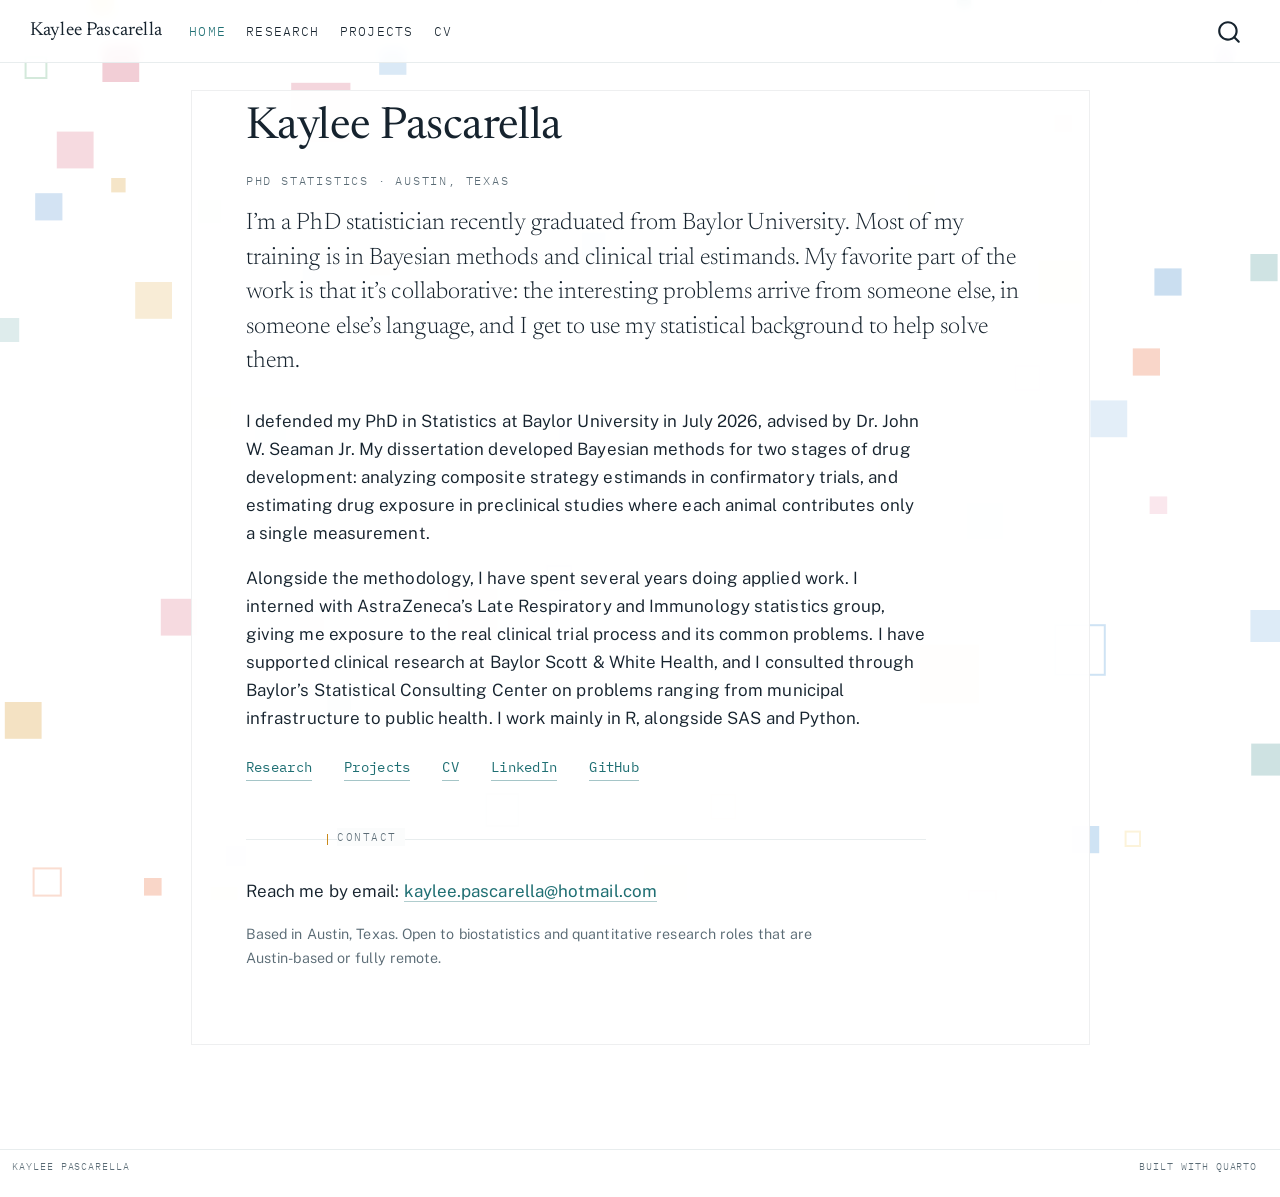
<file: docs/index.html>
<!DOCTYPE html>
<html xmlns="http://www.w3.org/1999/xhtml" lang="en" xml:lang="en"><head>

<meta charset="utf-8">
<meta name="generator" content="quarto-1.9.36">

<meta name="viewport" content="width=device-width, initial-scale=1.0, user-scalable=yes">


<title>Kaylee Pascarella</title>
<style>
/* Default styles provided by pandoc.
** See https://pandoc.org/MANUAL.html#variables-for-html for config info.
*/
code{white-space: pre-wrap;}
span.smallcaps{font-variant: small-caps;}
div.columns{display: flex; gap: min(4vw, 1.5em);}
div.column{flex: auto; overflow-x: auto;}
div.hanging-indent{margin-left: 1.5em; text-indent: -1.5em;}
ul.task-list{list-style: none;}
ul.task-list li input[type="checkbox"] {
  width: 0.8em;
  margin: 0 0.8em 0.2em -1em; /* quarto-specific, see https://github.com/quarto-dev/quarto-cli/issues/4556 */ 
  vertical-align: middle;
}
</style>


<script src="site_libs/quarto-nav/quarto-nav.js"></script>
<script src="site_libs/quarto-nav/headroom.min.js"></script>
<script src="site_libs/clipboard/clipboard.min.js"></script>
<script src="site_libs/quarto-search/autocomplete.umd.js"></script>
<script src="site_libs/quarto-search/fuse.min.js"></script>
<script src="site_libs/quarto-search/quarto-search.js"></script>
<meta name="quarto:offset" content="./">
<link href="./images/favicon.png" rel="icon" type="image/png">
<script src="site_libs/quarto-html/quarto.js" type="module"></script>
<script src="site_libs/quarto-html/tabsets/tabsets.js" type="module"></script>
<script src="site_libs/quarto-html/popper.min.js"></script>
<script src="site_libs/quarto-html/tippy.umd.min.js"></script>
<link href="site_libs/quarto-html/tippy.css" rel="stylesheet">
<link href="site_libs/quarto-html/quarto-syntax-highlighting-5be6f4ee4acc58c66ea8e837ffebb71b.css" rel="stylesheet" id="quarto-text-highlighting-styles">
<script src="site_libs/bootstrap/bootstrap.min.js"></script>
<link href="site_libs/bootstrap/bootstrap-icons.css" rel="stylesheet">
<link href="site_libs/bootstrap/bootstrap-27db5cd627725049e28d7e9b2892d287.min.css" rel="stylesheet" append-hash="true" id="quarto-bootstrap" data-mode="light">
<script id="quarto-search-options" type="application/json">{
  "location": "navbar",
  "copy-button": false,
  "collapse-after": 3,
  "panel-placement": "end",
  "type": "overlay",
  "limit": 50,
  "keyboard-shortcut": [
    "f",
    "/",
    "s"
  ],
  "show-item-context": false,
  "language": {
    "search-no-results-text": "No results",
    "search-matching-documents-text": "matching documents",
    "search-copy-link-title": "Copy link to search",
    "search-hide-matches-text": "Hide additional matches",
    "search-more-match-text": "more match in this document",
    "search-more-matches-text": "more matches in this document",
    "search-clear-button-title": "Clear",
    "search-text-placeholder": "",
    "search-detached-cancel-button-title": "Cancel",
    "search-submit-button-title": "Submit",
    "search-label": "Search"
  }
}</script>
<style>html{ scroll-behavior: smooth; }</style>
<link rel="preconnect" href="https://fonts.googleapis.com">
<link rel="preconnect" href="https://fonts.gstatic.com" crossorigin="">
<link href="https://fonts.googleapis.com/css2?family=Newsreader:ital,opsz,wght@0,6..72,300;0,6..72,400;0,6..72,500;1,6..72,300&amp;family=Public+Sans:ital,wght@0,300;0,400;0,500;0,600;1,400&amp;family=IBM+Plex+Mono:wght@400;500&amp;display=swap" rel="stylesheet">


</head>

<body class="nav-fixed fullcontent quarto-light">

<div id="quarto-search-results"></div>
  <header id="quarto-header" class="headroom fixed-top">
    <nav class="navbar navbar-expand-lg " data-bs-theme="dark">
      <div class="navbar-container container-fluid">
      <div class="navbar-brand-container mx-auto">
    <a class="navbar-brand" href="./index.html">
    <span class="navbar-title">Kaylee Pascarella</span>
    </a>
  </div>
            <div id="quarto-search" class="" title="Search"></div>
          <button class="navbar-toggler" type="button" data-bs-toggle="collapse" data-bs-target="#navbarCollapse" aria-controls="navbarCollapse" role="menu" aria-expanded="false" aria-label="Toggle navigation" onclick="if (window.quartoToggleHeadroom) { window.quartoToggleHeadroom(); }">
  <span class="navbar-toggler-icon"></span>
</button>
          <div class="collapse navbar-collapse" id="navbarCollapse">
            <ul class="navbar-nav navbar-nav-scroll me-auto">
  <li class="nav-item">
    <a class="nav-link active" href="./index.html" aria-current="page"> 
<span class="menu-text">Home</span></a>
  </li>  
  <li class="nav-item">
    <a class="nav-link" href="./research.html"> 
<span class="menu-text">Research</span></a>
  </li>  
  <li class="nav-item">
    <a class="nav-link" href="./projects.html"> 
<span class="menu-text">Projects</span></a>
  </li>  
  <li class="nav-item">
    <a class="nav-link" href="./cv.html"> 
<span class="menu-text">CV</span></a>
  </li>  
</ul>
          </div> <!-- /navcollapse -->
            <div class="quarto-navbar-tools">
</div>
      </div> <!-- /container-fluid -->
    </nav>
</header>
<!-- content -->
<div id="quarto-content" class="quarto-container page-columns page-rows-contents page-layout-article page-navbar">
<!-- sidebar -->
<!-- margin-sidebar -->
    
<!-- main -->
<main class="content" id="quarto-document-content">
<div class="bg-squares" aria-hidden="true">
<svg viewbox="0 0 1600 1150" xmlns="http://www.w3.org/2000/svg" preserveaspectratio="xMidYMid slice">
<rect x="32" y="84" width="26" height="26" fill="none" stroke="#BCDCC6" stroke-width="2.5" opacity="0.63"></rect>
<rect x="1298" y="338" width="54" height="54" fill="#EED2A0" opacity="0.54"></rect>
<rect x="1376" y="-12" width="46" height="46" fill="none" stroke="#CDC5E7" stroke-width="2.5" opacity="0.39"></rect>
<rect x="1416" y="448" width="34" height="34" fill="#F5B9A2" opacity="0.58"></rect>
<rect x="201" y="761" width="46" height="46" fill="#E9A9B8" opacity="0.43"></rect>
<rect x="805" y="1094" width="54" height="54" fill="#EED2A0" opacity="0.34"></rect>
<rect x="364" y="116" width="74" height="74" fill="#E9A9B8" opacity="0.48"></rect>
<rect x="1564" y="942" width="40" height="40" fill="#A2C8C9" opacity="0.53"></rect>
<rect x="1340" y="1045" width="34" height="34" fill="#B2D2ED" opacity="0.62"></rect>
<rect x="42" y="1098" width="34" height="34" fill="none" stroke="#F5B9A2" stroke-width="2.5" opacity="0.49"></rect>
<rect x="608" y="1005" width="40" height="40" fill="none" stroke="#A2C8C9" stroke-width="2.5" opacity="0.52"></rect>
<rect x="1097" y="590" width="30" height="30" fill="#EED2A0" opacity="0.35"></rect>
<rect x="1135" y="244" width="34" height="34" fill="#EED2A0" opacity="0.44"></rect>
<rect x="684" y="720" width="30" height="30" fill="none" stroke="#CDC5E7" stroke-width="2.5" opacity="0.54"></rect>
<rect x="247" y="262" width="30" height="30" fill="#BCDCC6" opacity="0.6"></rect>
<rect x="393" y="736" width="18" height="18" fill="#CDC5E7" opacity="0.35"></rect>
<rect x="761" y="921" width="62" height="62" fill="#CDC5E7" opacity="0.36"></rect>
<rect x="282" y="1069" width="26" height="26" fill="#CDC5E7" opacity="0.5"></rect>
<rect x="249" y="509" width="40" height="40" fill="#F6E1A0" opacity="0.48"></rect>
<rect x="318" y="527" width="40" height="40" fill="#9FC3E4" opacity="0.35"></rect>
<rect x="375" y="784" width="30" height="30" fill="#E9A9B8" opacity="0.57"></rect>
<rect x="409" y="879" width="30" height="30" fill="#A2C8C9" opacity="0.59"></rect>
<rect x="462" y="331" width="26" height="26" fill="#EED2A0" opacity="0.64"></rect>
<rect x="698" y="533" width="40" height="40" fill="#CDC5E7" opacity="0.61"></rect>
<rect x="378" y="341" width="22" height="22" fill="#9FC3E4" opacity="0.56"></rect>
<rect x="1319" y="794" width="62" height="62" fill="none" stroke="#B2D2ED" stroke-width="2.5" opacity="0.62"></rect>
<rect x="1252" y="564" width="26" height="26" fill="#CDC5E7" opacity="0.36"></rect>
<rect x="6" y="890" width="46" height="46" fill="#EED2A0" opacity="0.63"></rect>
<rect x="560" y="749" width="62" height="62" fill="#F5B9A2" opacity="0.51"></rect>
<rect x="169" y="365" width="46" height="46" fill="#EED2A0" opacity="0.43"></rect>
<rect x="128" y="69" width="46" height="46" fill="#E9A9B8" opacity="0.57"></rect>
<rect x="727" y="303" width="30" height="30" fill="#9FC3E4" opacity="0.61"></rect>
<rect x="71" y="177" width="46" height="46" fill="#E9A9B8" opacity="0.43"></rect>
<rect x="1363" y="513" width="46" height="46" fill="#B2D2ED" opacity="0.37"></rect>
<rect x="1407" y="1052" width="18" height="18" fill="none" stroke="#F6E1A0" stroke-width="2.5" opacity="0.39"></rect>
<rect x="1196" y="4" width="18" height="18" fill="#A2C8C9" opacity="0.55"></rect>
<rect x="1208" y="641" width="46" height="46" fill="#A2C8C9" opacity="0.35"></rect>
<rect x="113" y="3" width="30" height="30" fill="#F6E1A0" opacity="0.45"></rect>
<rect x="180" y="1110" width="22" height="22" fill="#F5B9A2" opacity="0.59"></rect>
<rect x="474" y="72" width="34" height="34" fill="#B2D2ED" opacity="0.48"></rect>
<rect x="1211" y="1126" width="34" height="34" fill="none" stroke="#F3C2D1" stroke-width="2.5" opacity="0.54"></rect>
<rect x="139" y="235" width="18" height="18" fill="#EED2A0" opacity="0.58"></rect>
<rect x="1150" y="818" width="74" height="74" fill="#EED2A0" opacity="0.63"></rect>
<rect x="889" y="1006" width="30" height="30" fill="none" stroke="#F5B9A2" stroke-width="2.5" opacity="0.4"></rect>
<rect x="1437" y="633" width="22" height="22" fill="#F3C2D1" opacity="0.39"></rect>
<rect x="1269" y="470" width="30" height="30" fill="none" stroke="#F3C2D1" stroke-width="2.5" opacity="0.43"></rect>
<rect x="-6" y="410" width="30" height="30" fill="#A2C8C9" opacity="0.35"></rect>
<rect x="1318" y="156" width="22" height="22" fill="#F5B9A2" opacity="0.52"></rect>
<rect x="263" y="1121" width="34" height="34" fill="#F6E1A0" opacity="0.55"></rect>
<rect x="1563" y="330" width="34" height="34" fill="#A2C8C9" opacity="0.51"></rect>
<rect x="1520" y="69" width="22" height="22" fill="#CDC5E7" opacity="0.49"></rect>
<rect x="44" y="254" width="34" height="34" fill="#9FC3E4" opacity="0.46"></rect>
<rect x="1443" y="348" width="34" height="34" fill="#9FC3E4" opacity="0.55"></rect>
<rect x="1563" y="775" width="40" height="40" fill="#B2D2ED" opacity="0.44"></rect>
</svg>
</div>

<header id="title-block-header" class="quarto-title-block default">
<div class="quarto-title">
<h1 class="title">Kaylee Pascarella</h1>
</div>



<div class="quarto-title-meta">

    
  
    
  </div>
  


</header>


<div class="eyebrow">
<p>PhD Statistics · Austin, Texas</p>
</div>
<div class="lede">
<p>I’m a PhD statistician recently graduated from Baylor University. Most of my training is in Bayesian methods and clinical trial estimands. My favorite part of the work is that it’s collaborative: the interesting problems arrive from someone else, in someone else’s language, and I get to use my statistical background to help solve them.</p>
</div>
<p>I defended my PhD in Statistics at Baylor University in July 2026, advised by Dr.&nbsp;John W. Seaman Jr.&nbsp;My dissertation developed Bayesian methods for two stages of drug development: analyzing composite strategy estimands in confirmatory trials, and estimating drug exposure in preclinical studies where each animal contributes only a single measurement.</p>
<p>Alongside the methodology, I have spent several years doing applied work. I interned with AstraZeneca’s Late Respiratory and Immunology statistics group, giving me exposure to the real clinical trial process and its common problems. I have supported clinical research at Baylor Scott &amp; White Health, and I consulted through Baylor’s Statistical Consulting Center on problems ranging from municipal infrastructure to public health. I work mainly in R, alongside SAS and Python.</p>
<div class="linkrow">
<p><a href="./research.html">Research</a> <a href="./projects.html">Projects</a> <a href="./cv.html">CV</a> <a href="https://www.linkedin.com/in/kayleepascarella">LinkedIn</a> <a href="https://github.com/k-pascarella">GitHub</a></p>
</div>
<div class="threshold" data-label="Contact">

</div>
<p>Reach me by email: <span id="email-slot">kaylee.pascarella [at] hotmail [dot] com</span></p>
<script>
(function () {
  var user = "kaylee.pascarella";
  var domain = "hotmail" + "." + "com";
  var slot = document.getElementById("email-slot");
  if (slot) {
    var a = document.createElement("a");
    a.href = "mailto:" + user + "@" + domain;
    a.textContent = user + "@" + domain;
    slot.textContent = "";
    slot.appendChild(a);
  }
})();
</script>
<div class="smallprint">
<p>Based in Austin, Texas. Open to biostatistics and quantitative research roles that are Austin-based or fully remote.</p>
</div>



</main> <!-- /main -->
<script id="quarto-html-after-body" type="application/javascript">
  window.document.addEventListener("DOMContentLoaded", function (event) {
    const isCodeAnnotation = (el) => {
      for (const clz of el.classList) {
        if (clz.startsWith('code-annotation-')) {                     
          return true;
        }
      }
      return false;
    }
    const onCopySuccess = function(e) {
      // button target
      const button = e.trigger;
      // don't keep focus
      button.blur();
      // flash "checked"
      button.classList.add('code-copy-button-checked');
      var currentTitle = button.getAttribute("title");
      button.setAttribute("title", "Copied!");
      let tooltip;
      if (window.bootstrap) {
        button.setAttribute("data-bs-toggle", "tooltip");
        button.setAttribute("data-bs-placement", "left");
        button.setAttribute("data-bs-title", "Copied!");
        tooltip = new bootstrap.Tooltip(button, 
          { trigger: "manual", 
            customClass: "code-copy-button-tooltip",
            offset: [0, -8]});
        tooltip.show();    
      }
      setTimeout(function() {
        if (tooltip) {
          tooltip.hide();
          button.removeAttribute("data-bs-title");
          button.removeAttribute("data-bs-toggle");
          button.removeAttribute("data-bs-placement");
        }
        button.setAttribute("title", currentTitle);
        button.classList.remove('code-copy-button-checked');
      }, 1000);
      // clear code selection
      e.clearSelection();
    }
    const getTextToCopy = function(trigger) {
      const outerScaffold = trigger.parentElement.cloneNode(true);
      const codeEl = outerScaffold.querySelector('code');
      for (const childEl of codeEl.children) {
        if (isCodeAnnotation(childEl)) {
          childEl.remove();
        }
      }
      return codeEl.innerText;
    }
    const clipboard = new window.ClipboardJS('.code-copy-button:not([data-in-quarto-modal])', {
      text: getTextToCopy
    });
    clipboard.on('success', onCopySuccess);
    if (window.document.getElementById('quarto-embedded-source-code-modal')) {
      const clipboardModal = new window.ClipboardJS('.code-copy-button[data-in-quarto-modal]', {
        text: getTextToCopy,
        container: window.document.getElementById('quarto-embedded-source-code-modal')
      });
      clipboardModal.on('success', onCopySuccess);
    }
      var localhostRegex = new RegExp(/^(?:http|https):\/\/localhost\:?[0-9]*\//);
      var mailtoRegex = new RegExp(/^mailto:/);
        var filterRegex = new RegExp('/' + window.location.host + '/');
      var isInternal = (href) => {
          return filterRegex.test(href) || localhostRegex.test(href) || mailtoRegex.test(href);
      }
      // Inspect non-navigation links and adorn them if external
     var links = window.document.querySelectorAll('a[href]:not(.nav-link):not(.navbar-brand):not(.toc-action):not(.sidebar-link):not(.sidebar-item-toggle):not(.pagination-link):not(.no-external):not([aria-hidden]):not(.dropdown-item):not(.quarto-navigation-tool):not(.about-link)');
      for (var i=0; i<links.length; i++) {
        const link = links[i];
        if (!isInternal(link.href)) {
          // undo the damage that might have been done by quarto-nav.js in the case of
          // links that we want to consider external
          if (link.dataset.originalHref !== undefined) {
            link.href = link.dataset.originalHref;
          }
            // target, if specified
            link.setAttribute("target", "_blank");
            if (link.getAttribute("rel") === null) {
              link.setAttribute("rel", "noopener");
            }
        }
      }
    function tippyHover(el, contentFn, onTriggerFn, onUntriggerFn) {
      const config = {
        allowHTML: true,
        maxWidth: 500,
        delay: 100,
        arrow: false,
        appendTo: function(el) {
            return el.parentElement;
        },
        interactive: true,
        interactiveBorder: 10,
        theme: 'quarto',
        placement: 'bottom-start',
      };
      if (contentFn) {
        config.content = contentFn;
      }
      if (onTriggerFn) {
        config.onTrigger = onTriggerFn;
      }
      if (onUntriggerFn) {
        config.onUntrigger = onUntriggerFn;
      }
      window.tippy(el, config); 
    }
    const noterefs = window.document.querySelectorAll('a[role="doc-noteref"]');
    for (var i=0; i<noterefs.length; i++) {
      const ref = noterefs[i];
      tippyHover(ref, function() {
        // use id or data attribute instead here
        let href = ref.getAttribute('data-footnote-href') || ref.getAttribute('href');
        try { href = new URL(href).hash; } catch {}
        const id = href.replace(/^#\/?/, "");
        const note = window.document.getElementById(id);
        if (note) {
          return note.innerHTML;
        } else {
          return "";
        }
      });
    }
    const xrefs = window.document.querySelectorAll('a.quarto-xref');
    const processXRef = (id, note) => {
      // Strip column container classes
      const stripColumnClz = (el) => {
        el.classList.remove("page-full", "page-columns");
        if (el.children) {
          for (const child of el.children) {
            stripColumnClz(child);
          }
        }
      }
      stripColumnClz(note)
      if (id === null || id.startsWith('sec-')) {
        // Special case sections, only their first couple elements
        const container = document.createElement("div");
        if (note.children && note.children.length > 2) {
          container.appendChild(note.children[0].cloneNode(true));
          for (let i = 1; i < note.children.length; i++) {
            const child = note.children[i];
            if (child.tagName === "P" && child.innerText === "") {
              continue;
            } else {
              container.appendChild(child.cloneNode(true));
              break;
            }
          }
          if (window.Quarto?.typesetMath) {
            window.Quarto.typesetMath(container);
          }
          return container.innerHTML
        } else {
          if (window.Quarto?.typesetMath) {
            window.Quarto.typesetMath(note);
          }
          return note.innerHTML;
        }
      } else {
        // Remove any anchor links if they are present
        const anchorLink = note.querySelector('a.anchorjs-link');
        if (anchorLink) {
          anchorLink.remove();
        }
        if (window.Quarto?.typesetMath) {
          window.Quarto.typesetMath(note);
        }
        if (note.classList.contains("callout")) {
          return note.outerHTML;
        } else {
          return note.innerHTML;
        }
      }
    }
    for (var i=0; i<xrefs.length; i++) {
      const xref = xrefs[i];
      tippyHover(xref, undefined, function(instance) {
        instance.disable();
        let url = xref.getAttribute('href');
        let hash = undefined; 
        if (url.startsWith('#')) {
          hash = url;
        } else {
          try { hash = new URL(url).hash; } catch {}
        }
        if (hash) {
          const id = hash.replace(/^#\/?/, "");
          const note = window.document.getElementById(id);
          if (note !== null) {
            try {
              const html = processXRef(id, note.cloneNode(true));
              instance.setContent(html);
            } finally {
              instance.enable();
              instance.show();
            }
          } else {
            // See if we can fetch this
            fetch(url.split('#')[0])
            .then(res => res.text())
            .then(html => {
              const parser = new DOMParser();
              const htmlDoc = parser.parseFromString(html, "text/html");
              const note = htmlDoc.getElementById(id);
              if (note !== null) {
                const html = processXRef(id, note);
                instance.setContent(html);
              } 
            }).finally(() => {
              instance.enable();
              instance.show();
            });
          }
        } else {
          // See if we can fetch a full url (with no hash to target)
          // This is a special case and we should probably do some content thinning / targeting
          fetch(url)
          .then(res => res.text())
          .then(html => {
            const parser = new DOMParser();
            const htmlDoc = parser.parseFromString(html, "text/html");
            const note = htmlDoc.querySelector('main.content');
            if (note !== null) {
              // This should only happen for chapter cross references
              // (since there is no id in the URL)
              // remove the first header
              if (note.children.length > 0 && note.children[0].tagName === "HEADER") {
                note.children[0].remove();
              }
              const html = processXRef(null, note);
              instance.setContent(html);
            } 
          }).finally(() => {
            instance.enable();
            instance.show();
          });
        }
      }, function(instance) {
      });
    }
        let selectedAnnoteEl;
        const selectorForAnnotation = ( cell, annotation) => {
          let cellAttr = 'data-code-cell="' + cell + '"';
          let lineAttr = 'data-code-annotation="' +  annotation + '"';
          const selector = 'span[' + cellAttr + '][' + lineAttr + ']';
          return selector;
        }
        const selectCodeLines = (annoteEl) => {
          const doc = window.document;
          const targetCell = annoteEl.getAttribute("data-target-cell");
          const targetAnnotation = annoteEl.getAttribute("data-target-annotation");
          const annoteSpan = window.document.querySelector(selectorForAnnotation(targetCell, targetAnnotation));
          const lines = annoteSpan.getAttribute("data-code-lines").split(",");
          const lineIds = lines.map((line) => {
            return targetCell + "-" + line;
          })
          let top = null;
          let height = null;
          let parent = null;
          if (lineIds.length > 0) {
              //compute the position of the single el (top and bottom and make a div)
              const el = window.document.getElementById(lineIds[0]);
              top = el.offsetTop;
              height = el.offsetHeight;
              parent = el.parentElement.parentElement;
            if (lineIds.length > 1) {
              const lastEl = window.document.getElementById(lineIds[lineIds.length - 1]);
              const bottom = lastEl.offsetTop + lastEl.offsetHeight;
              height = bottom - top;
            }
            if (top !== null && height !== null && parent !== null) {
              // cook up a div (if necessary) and position it 
              let div = window.document.getElementById("code-annotation-line-highlight");
              if (div === null) {
                div = window.document.createElement("div");
                div.setAttribute("id", "code-annotation-line-highlight");
                div.style.position = 'absolute';
                parent.appendChild(div);
              }
              div.style.top = top - 2 + "px";
              div.style.height = height + 4 + "px";
              div.style.left = 0;
              let gutterDiv = window.document.getElementById("code-annotation-line-highlight-gutter");
              if (gutterDiv === null) {
                gutterDiv = window.document.createElement("div");
                gutterDiv.setAttribute("id", "code-annotation-line-highlight-gutter");
                gutterDiv.style.position = 'absolute';
                const codeCell = window.document.getElementById(targetCell);
                const gutter = codeCell.querySelector('.code-annotation-gutter');
                gutter.appendChild(gutterDiv);
              }
              gutterDiv.style.top = top - 2 + "px";
              gutterDiv.style.height = height + 4 + "px";
            }
            selectedAnnoteEl = annoteEl;
          }
        };
        const unselectCodeLines = () => {
          const elementsIds = ["code-annotation-line-highlight", "code-annotation-line-highlight-gutter"];
          elementsIds.forEach((elId) => {
            const div = window.document.getElementById(elId);
            if (div) {
              div.remove();
            }
          });
          selectedAnnoteEl = undefined;
        };
          // Handle positioning of the toggle
      window.addEventListener(
        "resize",
        throttle(() => {
          elRect = undefined;
          if (selectedAnnoteEl) {
            selectCodeLines(selectedAnnoteEl);
          }
        }, 10)
      );
      function throttle(fn, ms) {
      let throttle = false;
      let timer;
        return (...args) => {
          if(!throttle) { // first call gets through
              fn.apply(this, args);
              throttle = true;
          } else { // all the others get throttled
              if(timer) clearTimeout(timer); // cancel #2
              timer = setTimeout(() => {
                fn.apply(this, args);
                timer = throttle = false;
              }, ms);
          }
        };
      }
        // Attach click handler to the DT
        const annoteDls = window.document.querySelectorAll('dt[data-target-cell]');
        for (const annoteDlNode of annoteDls) {
          annoteDlNode.addEventListener('click', (event) => {
            const clickedEl = event.target;
            if (clickedEl !== selectedAnnoteEl) {
              unselectCodeLines();
              const activeEl = window.document.querySelector('dt[data-target-cell].code-annotation-active');
              if (activeEl) {
                activeEl.classList.remove('code-annotation-active');
              }
              selectCodeLines(clickedEl);
              clickedEl.classList.add('code-annotation-active');
            } else {
              // Unselect the line
              unselectCodeLines();
              clickedEl.classList.remove('code-annotation-active');
            }
          });
        }
    const findCites = (el) => {
      const parentEl = el.parentElement;
      if (parentEl) {
        const cites = parentEl.dataset.cites;
        if (cites) {
          return {
            el,
            cites: cites.split(' ')
          };
        } else {
          return findCites(el.parentElement)
        }
      } else {
        return undefined;
      }
    };
    var bibliorefs = window.document.querySelectorAll('a[role="doc-biblioref"]');
    for (var i=0; i<bibliorefs.length; i++) {
      const ref = bibliorefs[i];
      const citeInfo = findCites(ref);
      if (citeInfo) {
        tippyHover(citeInfo.el, function() {
          var popup = window.document.createElement('div');
          citeInfo.cites.forEach(function(cite) {
            var citeDiv = window.document.createElement('div');
            citeDiv.classList.add('hanging-indent');
            citeDiv.classList.add('csl-entry');
            var biblioDiv = window.document.getElementById('ref-' + cite);
            if (biblioDiv) {
              citeDiv.innerHTML = biblioDiv.innerHTML;
            }
            popup.appendChild(citeDiv);
          });
          return popup.innerHTML;
        });
      }
    }
  });
  </script>
</div> <!-- /content -->
<footer class="footer">
  <div class="nav-footer">
    <div class="nav-footer-left">
<p>Kaylee Pascarella</p>
</div>   
    <div class="nav-footer-center">
      &nbsp;
    </div>
    <div class="nav-footer-right">
<p>Built with Quarto</p>
</div>
  </div>
</footer>




<script src="site_libs/quarto-html/zenscroll-min.js"></script>
</body></html>
</file>
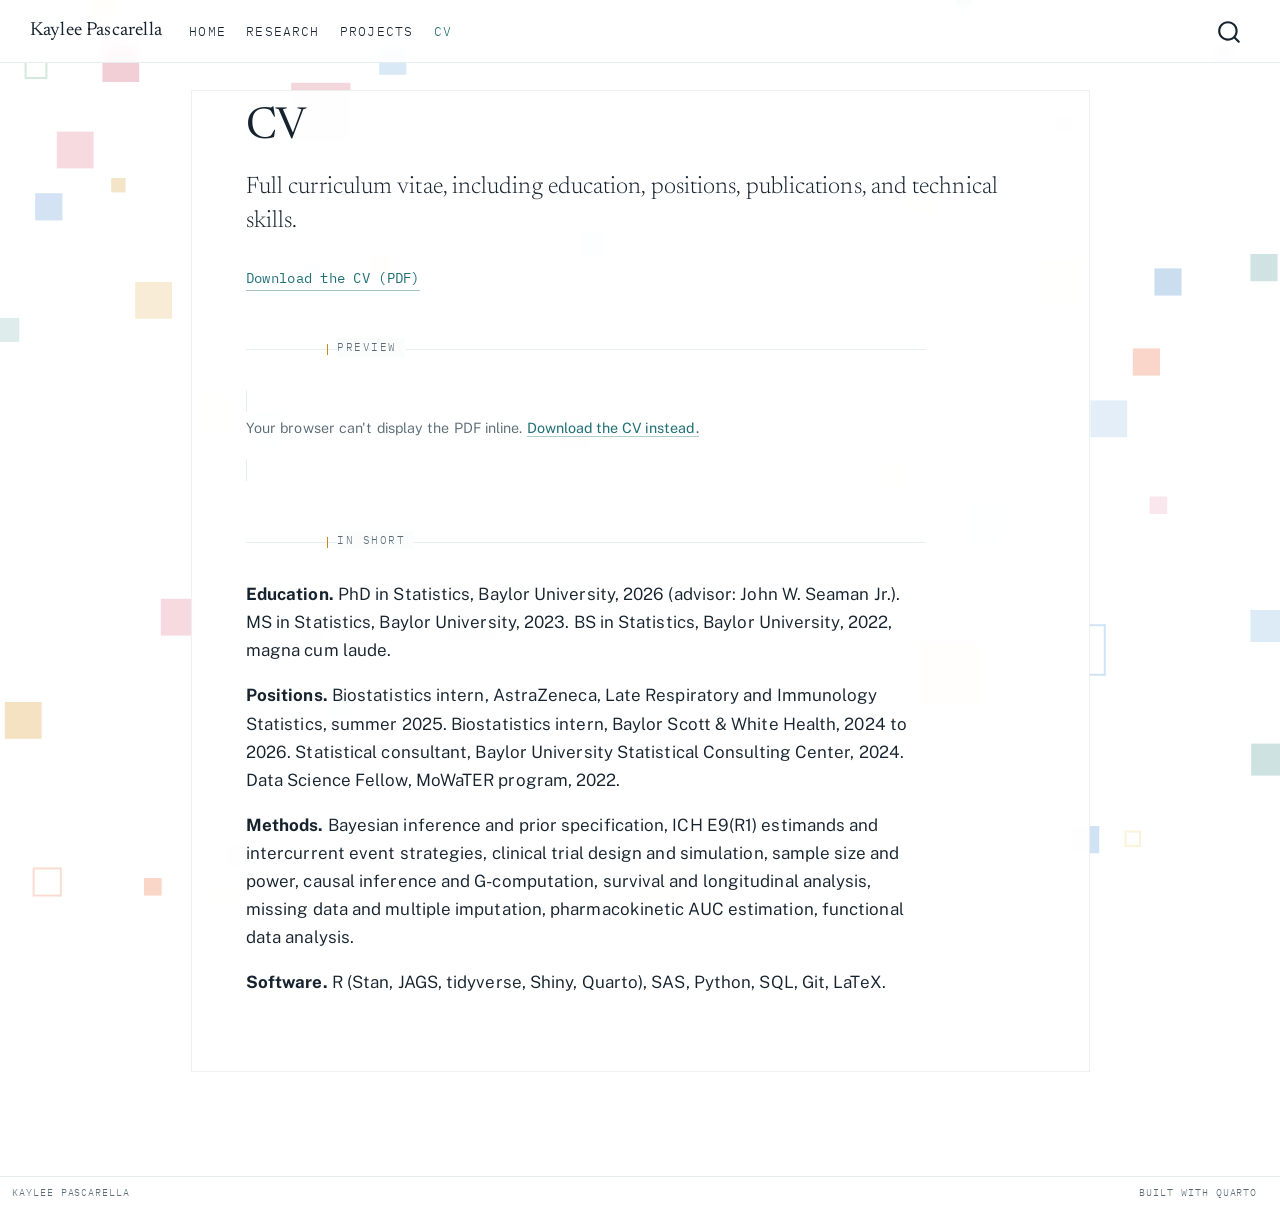
<file: docs/cv.html>
<!DOCTYPE html>
<html xmlns="http://www.w3.org/1999/xhtml" lang="en" xml:lang="en"><head>

<meta charset="utf-8">
<meta name="generator" content="quarto-1.9.36">

<meta name="viewport" content="width=device-width, initial-scale=1.0, user-scalable=yes">


<title>CV — Kaylee Pascarella – Kaylee Pascarella</title>
<style>
/* Default styles provided by pandoc.
** See https://pandoc.org/MANUAL.html#variables-for-html for config info.
*/
code{white-space: pre-wrap;}
span.smallcaps{font-variant: small-caps;}
div.columns{display: flex; gap: min(4vw, 1.5em);}
div.column{flex: auto; overflow-x: auto;}
div.hanging-indent{margin-left: 1.5em; text-indent: -1.5em;}
ul.task-list{list-style: none;}
ul.task-list li input[type="checkbox"] {
  width: 0.8em;
  margin: 0 0.8em 0.2em -1em; /* quarto-specific, see https://github.com/quarto-dev/quarto-cli/issues/4556 */ 
  vertical-align: middle;
}
</style>


<script src="site_libs/quarto-nav/quarto-nav.js"></script>
<script src="site_libs/quarto-nav/headroom.min.js"></script>
<script src="site_libs/clipboard/clipboard.min.js"></script>
<script src="site_libs/quarto-search/autocomplete.umd.js"></script>
<script src="site_libs/quarto-search/fuse.min.js"></script>
<script src="site_libs/quarto-search/quarto-search.js"></script>
<meta name="quarto:offset" content="./">
<link href="./images/favicon.png" rel="icon" type="image/png">
<script src="site_libs/quarto-html/quarto.js" type="module"></script>
<script src="site_libs/quarto-html/tabsets/tabsets.js" type="module"></script>
<script src="site_libs/quarto-html/popper.min.js"></script>
<script src="site_libs/quarto-html/tippy.umd.min.js"></script>
<link href="site_libs/quarto-html/tippy.css" rel="stylesheet">
<link href="site_libs/quarto-html/quarto-syntax-highlighting-5be6f4ee4acc58c66ea8e837ffebb71b.css" rel="stylesheet" id="quarto-text-highlighting-styles">
<script src="site_libs/bootstrap/bootstrap.min.js"></script>
<link href="site_libs/bootstrap/bootstrap-icons.css" rel="stylesheet">
<link href="site_libs/bootstrap/bootstrap-27db5cd627725049e28d7e9b2892d287.min.css" rel="stylesheet" append-hash="true" id="quarto-bootstrap" data-mode="light">
<script id="quarto-search-options" type="application/json">{
  "location": "navbar",
  "copy-button": false,
  "collapse-after": 3,
  "panel-placement": "end",
  "type": "overlay",
  "limit": 50,
  "keyboard-shortcut": [
    "f",
    "/",
    "s"
  ],
  "show-item-context": false,
  "language": {
    "search-no-results-text": "No results",
    "search-matching-documents-text": "matching documents",
    "search-copy-link-title": "Copy link to search",
    "search-hide-matches-text": "Hide additional matches",
    "search-more-match-text": "more match in this document",
    "search-more-matches-text": "more matches in this document",
    "search-clear-button-title": "Clear",
    "search-text-placeholder": "",
    "search-detached-cancel-button-title": "Cancel",
    "search-submit-button-title": "Submit",
    "search-label": "Search"
  }
}</script>
<style>html{ scroll-behavior: smooth; }</style>
<link rel="preconnect" href="https://fonts.googleapis.com">
<link rel="preconnect" href="https://fonts.gstatic.com" crossorigin="">
<link href="https://fonts.googleapis.com/css2?family=Newsreader:ital,opsz,wght@0,6..72,300;0,6..72,400;0,6..72,500;1,6..72,300&amp;family=Public+Sans:ital,wght@0,300;0,400;0,500;0,600;1,400&amp;family=IBM+Plex+Mono:wght@400;500&amp;display=swap" rel="stylesheet">


</head>

<body class="nav-fixed fullcontent quarto-light">

<div id="quarto-search-results"></div>
  <header id="quarto-header" class="headroom fixed-top">
    <nav class="navbar navbar-expand-lg " data-bs-theme="dark">
      <div class="navbar-container container-fluid">
      <div class="navbar-brand-container mx-auto">
    <a class="navbar-brand" href="./index.html">
    <span class="navbar-title">Kaylee Pascarella</span>
    </a>
  </div>
            <div id="quarto-search" class="" title="Search"></div>
          <button class="navbar-toggler" type="button" data-bs-toggle="collapse" data-bs-target="#navbarCollapse" aria-controls="navbarCollapse" role="menu" aria-expanded="false" aria-label="Toggle navigation" onclick="if (window.quartoToggleHeadroom) { window.quartoToggleHeadroom(); }">
  <span class="navbar-toggler-icon"></span>
</button>
          <div class="collapse navbar-collapse" id="navbarCollapse">
            <ul class="navbar-nav navbar-nav-scroll me-auto">
  <li class="nav-item">
    <a class="nav-link" href="./index.html"> 
<span class="menu-text">Home</span></a>
  </li>  
  <li class="nav-item">
    <a class="nav-link" href="./research.html"> 
<span class="menu-text">Research</span></a>
  </li>  
  <li class="nav-item">
    <a class="nav-link" href="./projects.html"> 
<span class="menu-text">Projects</span></a>
  </li>  
  <li class="nav-item">
    <a class="nav-link active" href="./cv.html" aria-current="page"> 
<span class="menu-text">CV</span></a>
  </li>  
</ul>
          </div> <!-- /navcollapse -->
            <div class="quarto-navbar-tools">
</div>
      </div> <!-- /container-fluid -->
    </nav>
</header>
<!-- content -->
<div id="quarto-content" class="quarto-container page-columns page-rows-contents page-layout-article page-navbar">
<!-- sidebar -->
<!-- margin-sidebar -->
    
<!-- main -->
<main class="content" id="quarto-document-content">
<div class="bg-squares" aria-hidden="true">
<svg viewbox="0 0 1600 1150" xmlns="http://www.w3.org/2000/svg" preserveaspectratio="xMidYMid slice">
<rect x="32" y="84" width="26" height="26" fill="none" stroke="#BCDCC6" stroke-width="2.5" opacity="0.63"></rect>
<rect x="1298" y="338" width="54" height="54" fill="#EED2A0" opacity="0.54"></rect>
<rect x="1376" y="-12" width="46" height="46" fill="none" stroke="#CDC5E7" stroke-width="2.5" opacity="0.39"></rect>
<rect x="1416" y="448" width="34" height="34" fill="#F5B9A2" opacity="0.58"></rect>
<rect x="201" y="761" width="46" height="46" fill="#E9A9B8" opacity="0.43"></rect>
<rect x="805" y="1094" width="54" height="54" fill="#EED2A0" opacity="0.34"></rect>
<rect x="364" y="116" width="74" height="74" fill="#E9A9B8" opacity="0.48"></rect>
<rect x="1564" y="942" width="40" height="40" fill="#A2C8C9" opacity="0.53"></rect>
<rect x="1340" y="1045" width="34" height="34" fill="#B2D2ED" opacity="0.62"></rect>
<rect x="42" y="1098" width="34" height="34" fill="none" stroke="#F5B9A2" stroke-width="2.5" opacity="0.49"></rect>
<rect x="608" y="1005" width="40" height="40" fill="none" stroke="#A2C8C9" stroke-width="2.5" opacity="0.52"></rect>
<rect x="1097" y="590" width="30" height="30" fill="#EED2A0" opacity="0.35"></rect>
<rect x="1135" y="244" width="34" height="34" fill="#EED2A0" opacity="0.44"></rect>
<rect x="684" y="720" width="30" height="30" fill="none" stroke="#CDC5E7" stroke-width="2.5" opacity="0.54"></rect>
<rect x="247" y="262" width="30" height="30" fill="#BCDCC6" opacity="0.6"></rect>
<rect x="393" y="736" width="18" height="18" fill="#CDC5E7" opacity="0.35"></rect>
<rect x="761" y="921" width="62" height="62" fill="#CDC5E7" opacity="0.36"></rect>
<rect x="282" y="1069" width="26" height="26" fill="#CDC5E7" opacity="0.5"></rect>
<rect x="249" y="509" width="40" height="40" fill="#F6E1A0" opacity="0.48"></rect>
<rect x="318" y="527" width="40" height="40" fill="#9FC3E4" opacity="0.35"></rect>
<rect x="375" y="784" width="30" height="30" fill="#E9A9B8" opacity="0.57"></rect>
<rect x="409" y="879" width="30" height="30" fill="#A2C8C9" opacity="0.59"></rect>
<rect x="462" y="331" width="26" height="26" fill="#EED2A0" opacity="0.64"></rect>
<rect x="698" y="533" width="40" height="40" fill="#CDC5E7" opacity="0.61"></rect>
<rect x="378" y="341" width="22" height="22" fill="#9FC3E4" opacity="0.56"></rect>
<rect x="1319" y="794" width="62" height="62" fill="none" stroke="#B2D2ED" stroke-width="2.5" opacity="0.62"></rect>
<rect x="1252" y="564" width="26" height="26" fill="#CDC5E7" opacity="0.36"></rect>
<rect x="6" y="890" width="46" height="46" fill="#EED2A0" opacity="0.63"></rect>
<rect x="560" y="749" width="62" height="62" fill="#F5B9A2" opacity="0.51"></rect>
<rect x="169" y="365" width="46" height="46" fill="#EED2A0" opacity="0.43"></rect>
<rect x="128" y="69" width="46" height="46" fill="#E9A9B8" opacity="0.57"></rect>
<rect x="727" y="303" width="30" height="30" fill="#9FC3E4" opacity="0.61"></rect>
<rect x="71" y="177" width="46" height="46" fill="#E9A9B8" opacity="0.43"></rect>
<rect x="1363" y="513" width="46" height="46" fill="#B2D2ED" opacity="0.37"></rect>
<rect x="1407" y="1052" width="18" height="18" fill="none" stroke="#F6E1A0" stroke-width="2.5" opacity="0.39"></rect>
<rect x="1196" y="4" width="18" height="18" fill="#A2C8C9" opacity="0.55"></rect>
<rect x="1208" y="641" width="46" height="46" fill="#A2C8C9" opacity="0.35"></rect>
<rect x="113" y="3" width="30" height="30" fill="#F6E1A0" opacity="0.45"></rect>
<rect x="180" y="1110" width="22" height="22" fill="#F5B9A2" opacity="0.59"></rect>
<rect x="474" y="72" width="34" height="34" fill="#B2D2ED" opacity="0.48"></rect>
<rect x="1211" y="1126" width="34" height="34" fill="none" stroke="#F3C2D1" stroke-width="2.5" opacity="0.54"></rect>
<rect x="139" y="235" width="18" height="18" fill="#EED2A0" opacity="0.58"></rect>
<rect x="1150" y="818" width="74" height="74" fill="#EED2A0" opacity="0.63"></rect>
<rect x="889" y="1006" width="30" height="30" fill="none" stroke="#F5B9A2" stroke-width="2.5" opacity="0.4"></rect>
<rect x="1437" y="633" width="22" height="22" fill="#F3C2D1" opacity="0.39"></rect>
<rect x="1269" y="470" width="30" height="30" fill="none" stroke="#F3C2D1" stroke-width="2.5" opacity="0.43"></rect>
<rect x="-6" y="410" width="30" height="30" fill="#A2C8C9" opacity="0.35"></rect>
<rect x="1318" y="156" width="22" height="22" fill="#F5B9A2" opacity="0.52"></rect>
<rect x="263" y="1121" width="34" height="34" fill="#F6E1A0" opacity="0.55"></rect>
<rect x="1563" y="330" width="34" height="34" fill="#A2C8C9" opacity="0.51"></rect>
<rect x="1520" y="69" width="22" height="22" fill="#CDC5E7" opacity="0.49"></rect>
<rect x="44" y="254" width="34" height="34" fill="#9FC3E4" opacity="0.46"></rect>
<rect x="1443" y="348" width="34" height="34" fill="#9FC3E4" opacity="0.55"></rect>
<rect x="1563" y="775" width="40" height="40" fill="#B2D2ED" opacity="0.44"></rect>
</svg>
</div>

<header id="title-block-header" class="quarto-title-block default">
<div class="quarto-title">
<h1 class="title">CV</h1>
</div>



<div class="quarto-title-meta">

    
  
    
  </div>
  


</header>


<div class="lede">
<p>Full curriculum vitae, including education, positions, publications, and technical skills.</p>
</div>
<div class="linkrow">
<p><a href="files/Pascarella-CV.pdf">Download the CV (PDF)</a></p>
</div>
<div class="threshold" data-label="Preview">

</div>
<object data="files/Pascarella-CV.pdf" type="application/pdf" width="100%" height="860" style="border:1px solid #E8EDEE;">
  <p class="smallprint">
    Your browser can't display the PDF inline.
    <a href="files/Pascarella-CV.pdf">Download the CV instead.</a>
  </p>
</object>
<div class="threshold" data-label="In short">

</div>
<p><strong>Education.</strong> PhD in Statistics, Baylor University, 2026 (advisor: John W. Seaman Jr.). MS in Statistics, Baylor University, 2023. BS in Statistics, Baylor University, 2022, magna cum laude.</p>
<p><strong>Positions.</strong> Biostatistics intern, AstraZeneca, Late Respiratory and Immunology Statistics, summer 2025. Biostatistics intern, Baylor Scott &amp; White Health, 2024 to 2026. Statistical consultant, Baylor University Statistical Consulting Center, 2024. Data Science Fellow, MoWaTER program, 2022.</p>
<p><strong>Methods.</strong> Bayesian inference and prior specification, ICH E9(R1) estimands and intercurrent event strategies, clinical trial design and simulation, sample size and power, causal inference and G-computation, survival and longitudinal analysis, missing data and multiple imputation, pharmacokinetic AUC estimation, functional data analysis.</p>
<p><strong>Software.</strong> R (Stan, JAGS, tidyverse, Shiny, Quarto), SAS, Python, SQL, Git, LaTeX.</p>



</main> <!-- /main -->
<script id="quarto-html-after-body" type="application/javascript">
  window.document.addEventListener("DOMContentLoaded", function (event) {
    const isCodeAnnotation = (el) => {
      for (const clz of el.classList) {
        if (clz.startsWith('code-annotation-')) {                     
          return true;
        }
      }
      return false;
    }
    const onCopySuccess = function(e) {
      // button target
      const button = e.trigger;
      // don't keep focus
      button.blur();
      // flash "checked"
      button.classList.add('code-copy-button-checked');
      var currentTitle = button.getAttribute("title");
      button.setAttribute("title", "Copied!");
      let tooltip;
      if (window.bootstrap) {
        button.setAttribute("data-bs-toggle", "tooltip");
        button.setAttribute("data-bs-placement", "left");
        button.setAttribute("data-bs-title", "Copied!");
        tooltip = new bootstrap.Tooltip(button, 
          { trigger: "manual", 
            customClass: "code-copy-button-tooltip",
            offset: [0, -8]});
        tooltip.show();    
      }
      setTimeout(function() {
        if (tooltip) {
          tooltip.hide();
          button.removeAttribute("data-bs-title");
          button.removeAttribute("data-bs-toggle");
          button.removeAttribute("data-bs-placement");
        }
        button.setAttribute("title", currentTitle);
        button.classList.remove('code-copy-button-checked');
      }, 1000);
      // clear code selection
      e.clearSelection();
    }
    const getTextToCopy = function(trigger) {
      const outerScaffold = trigger.parentElement.cloneNode(true);
      const codeEl = outerScaffold.querySelector('code');
      for (const childEl of codeEl.children) {
        if (isCodeAnnotation(childEl)) {
          childEl.remove();
        }
      }
      return codeEl.innerText;
    }
    const clipboard = new window.ClipboardJS('.code-copy-button:not([data-in-quarto-modal])', {
      text: getTextToCopy
    });
    clipboard.on('success', onCopySuccess);
    if (window.document.getElementById('quarto-embedded-source-code-modal')) {
      const clipboardModal = new window.ClipboardJS('.code-copy-button[data-in-quarto-modal]', {
        text: getTextToCopy,
        container: window.document.getElementById('quarto-embedded-source-code-modal')
      });
      clipboardModal.on('success', onCopySuccess);
    }
      var localhostRegex = new RegExp(/^(?:http|https):\/\/localhost\:?[0-9]*\//);
      var mailtoRegex = new RegExp(/^mailto:/);
        var filterRegex = new RegExp('/' + window.location.host + '/');
      var isInternal = (href) => {
          return filterRegex.test(href) || localhostRegex.test(href) || mailtoRegex.test(href);
      }
      // Inspect non-navigation links and adorn them if external
     var links = window.document.querySelectorAll('a[href]:not(.nav-link):not(.navbar-brand):not(.toc-action):not(.sidebar-link):not(.sidebar-item-toggle):not(.pagination-link):not(.no-external):not([aria-hidden]):not(.dropdown-item):not(.quarto-navigation-tool):not(.about-link)');
      for (var i=0; i<links.length; i++) {
        const link = links[i];
        if (!isInternal(link.href)) {
          // undo the damage that might have been done by quarto-nav.js in the case of
          // links that we want to consider external
          if (link.dataset.originalHref !== undefined) {
            link.href = link.dataset.originalHref;
          }
            // target, if specified
            link.setAttribute("target", "_blank");
            if (link.getAttribute("rel") === null) {
              link.setAttribute("rel", "noopener");
            }
        }
      }
    function tippyHover(el, contentFn, onTriggerFn, onUntriggerFn) {
      const config = {
        allowHTML: true,
        maxWidth: 500,
        delay: 100,
        arrow: false,
        appendTo: function(el) {
            return el.parentElement;
        },
        interactive: true,
        interactiveBorder: 10,
        theme: 'quarto',
        placement: 'bottom-start',
      };
      if (contentFn) {
        config.content = contentFn;
      }
      if (onTriggerFn) {
        config.onTrigger = onTriggerFn;
      }
      if (onUntriggerFn) {
        config.onUntrigger = onUntriggerFn;
      }
      window.tippy(el, config); 
    }
    const noterefs = window.document.querySelectorAll('a[role="doc-noteref"]');
    for (var i=0; i<noterefs.length; i++) {
      const ref = noterefs[i];
      tippyHover(ref, function() {
        // use id or data attribute instead here
        let href = ref.getAttribute('data-footnote-href') || ref.getAttribute('href');
        try { href = new URL(href).hash; } catch {}
        const id = href.replace(/^#\/?/, "");
        const note = window.document.getElementById(id);
        if (note) {
          return note.innerHTML;
        } else {
          return "";
        }
      });
    }
    const xrefs = window.document.querySelectorAll('a.quarto-xref');
    const processXRef = (id, note) => {
      // Strip column container classes
      const stripColumnClz = (el) => {
        el.classList.remove("page-full", "page-columns");
        if (el.children) {
          for (const child of el.children) {
            stripColumnClz(child);
          }
        }
      }
      stripColumnClz(note)
      if (id === null || id.startsWith('sec-')) {
        // Special case sections, only their first couple elements
        const container = document.createElement("div");
        if (note.children && note.children.length > 2) {
          container.appendChild(note.children[0].cloneNode(true));
          for (let i = 1; i < note.children.length; i++) {
            const child = note.children[i];
            if (child.tagName === "P" && child.innerText === "") {
              continue;
            } else {
              container.appendChild(child.cloneNode(true));
              break;
            }
          }
          if (window.Quarto?.typesetMath) {
            window.Quarto.typesetMath(container);
          }
          return container.innerHTML
        } else {
          if (window.Quarto?.typesetMath) {
            window.Quarto.typesetMath(note);
          }
          return note.innerHTML;
        }
      } else {
        // Remove any anchor links if they are present
        const anchorLink = note.querySelector('a.anchorjs-link');
        if (anchorLink) {
          anchorLink.remove();
        }
        if (window.Quarto?.typesetMath) {
          window.Quarto.typesetMath(note);
        }
        if (note.classList.contains("callout")) {
          return note.outerHTML;
        } else {
          return note.innerHTML;
        }
      }
    }
    for (var i=0; i<xrefs.length; i++) {
      const xref = xrefs[i];
      tippyHover(xref, undefined, function(instance) {
        instance.disable();
        let url = xref.getAttribute('href');
        let hash = undefined; 
        if (url.startsWith('#')) {
          hash = url;
        } else {
          try { hash = new URL(url).hash; } catch {}
        }
        if (hash) {
          const id = hash.replace(/^#\/?/, "");
          const note = window.document.getElementById(id);
          if (note !== null) {
            try {
              const html = processXRef(id, note.cloneNode(true));
              instance.setContent(html);
            } finally {
              instance.enable();
              instance.show();
            }
          } else {
            // See if we can fetch this
            fetch(url.split('#')[0])
            .then(res => res.text())
            .then(html => {
              const parser = new DOMParser();
              const htmlDoc = parser.parseFromString(html, "text/html");
              const note = htmlDoc.getElementById(id);
              if (note !== null) {
                const html = processXRef(id, note);
                instance.setContent(html);
              } 
            }).finally(() => {
              instance.enable();
              instance.show();
            });
          }
        } else {
          // See if we can fetch a full url (with no hash to target)
          // This is a special case and we should probably do some content thinning / targeting
          fetch(url)
          .then(res => res.text())
          .then(html => {
            const parser = new DOMParser();
            const htmlDoc = parser.parseFromString(html, "text/html");
            const note = htmlDoc.querySelector('main.content');
            if (note !== null) {
              // This should only happen for chapter cross references
              // (since there is no id in the URL)
              // remove the first header
              if (note.children.length > 0 && note.children[0].tagName === "HEADER") {
                note.children[0].remove();
              }
              const html = processXRef(null, note);
              instance.setContent(html);
            } 
          }).finally(() => {
            instance.enable();
            instance.show();
          });
        }
      }, function(instance) {
      });
    }
        let selectedAnnoteEl;
        const selectorForAnnotation = ( cell, annotation) => {
          let cellAttr = 'data-code-cell="' + cell + '"';
          let lineAttr = 'data-code-annotation="' +  annotation + '"';
          const selector = 'span[' + cellAttr + '][' + lineAttr + ']';
          return selector;
        }
        const selectCodeLines = (annoteEl) => {
          const doc = window.document;
          const targetCell = annoteEl.getAttribute("data-target-cell");
          const targetAnnotation = annoteEl.getAttribute("data-target-annotation");
          const annoteSpan = window.document.querySelector(selectorForAnnotation(targetCell, targetAnnotation));
          const lines = annoteSpan.getAttribute("data-code-lines").split(",");
          const lineIds = lines.map((line) => {
            return targetCell + "-" + line;
          })
          let top = null;
          let height = null;
          let parent = null;
          if (lineIds.length > 0) {
              //compute the position of the single el (top and bottom and make a div)
              const el = window.document.getElementById(lineIds[0]);
              top = el.offsetTop;
              height = el.offsetHeight;
              parent = el.parentElement.parentElement;
            if (lineIds.length > 1) {
              const lastEl = window.document.getElementById(lineIds[lineIds.length - 1]);
              const bottom = lastEl.offsetTop + lastEl.offsetHeight;
              height = bottom - top;
            }
            if (top !== null && height !== null && parent !== null) {
              // cook up a div (if necessary) and position it 
              let div = window.document.getElementById("code-annotation-line-highlight");
              if (div === null) {
                div = window.document.createElement("div");
                div.setAttribute("id", "code-annotation-line-highlight");
                div.style.position = 'absolute';
                parent.appendChild(div);
              }
              div.style.top = top - 2 + "px";
              div.style.height = height + 4 + "px";
              div.style.left = 0;
              let gutterDiv = window.document.getElementById("code-annotation-line-highlight-gutter");
              if (gutterDiv === null) {
                gutterDiv = window.document.createElement("div");
                gutterDiv.setAttribute("id", "code-annotation-line-highlight-gutter");
                gutterDiv.style.position = 'absolute';
                const codeCell = window.document.getElementById(targetCell);
                const gutter = codeCell.querySelector('.code-annotation-gutter');
                gutter.appendChild(gutterDiv);
              }
              gutterDiv.style.top = top - 2 + "px";
              gutterDiv.style.height = height + 4 + "px";
            }
            selectedAnnoteEl = annoteEl;
          }
        };
        const unselectCodeLines = () => {
          const elementsIds = ["code-annotation-line-highlight", "code-annotation-line-highlight-gutter"];
          elementsIds.forEach((elId) => {
            const div = window.document.getElementById(elId);
            if (div) {
              div.remove();
            }
          });
          selectedAnnoteEl = undefined;
        };
          // Handle positioning of the toggle
      window.addEventListener(
        "resize",
        throttle(() => {
          elRect = undefined;
          if (selectedAnnoteEl) {
            selectCodeLines(selectedAnnoteEl);
          }
        }, 10)
      );
      function throttle(fn, ms) {
      let throttle = false;
      let timer;
        return (...args) => {
          if(!throttle) { // first call gets through
              fn.apply(this, args);
              throttle = true;
          } else { // all the others get throttled
              if(timer) clearTimeout(timer); // cancel #2
              timer = setTimeout(() => {
                fn.apply(this, args);
                timer = throttle = false;
              }, ms);
          }
        };
      }
        // Attach click handler to the DT
        const annoteDls = window.document.querySelectorAll('dt[data-target-cell]');
        for (const annoteDlNode of annoteDls) {
          annoteDlNode.addEventListener('click', (event) => {
            const clickedEl = event.target;
            if (clickedEl !== selectedAnnoteEl) {
              unselectCodeLines();
              const activeEl = window.document.querySelector('dt[data-target-cell].code-annotation-active');
              if (activeEl) {
                activeEl.classList.remove('code-annotation-active');
              }
              selectCodeLines(clickedEl);
              clickedEl.classList.add('code-annotation-active');
            } else {
              // Unselect the line
              unselectCodeLines();
              clickedEl.classList.remove('code-annotation-active');
            }
          });
        }
    const findCites = (el) => {
      const parentEl = el.parentElement;
      if (parentEl) {
        const cites = parentEl.dataset.cites;
        if (cites) {
          return {
            el,
            cites: cites.split(' ')
          };
        } else {
          return findCites(el.parentElement)
        }
      } else {
        return undefined;
      }
    };
    var bibliorefs = window.document.querySelectorAll('a[role="doc-biblioref"]');
    for (var i=0; i<bibliorefs.length; i++) {
      const ref = bibliorefs[i];
      const citeInfo = findCites(ref);
      if (citeInfo) {
        tippyHover(citeInfo.el, function() {
          var popup = window.document.createElement('div');
          citeInfo.cites.forEach(function(cite) {
            var citeDiv = window.document.createElement('div');
            citeDiv.classList.add('hanging-indent');
            citeDiv.classList.add('csl-entry');
            var biblioDiv = window.document.getElementById('ref-' + cite);
            if (biblioDiv) {
              citeDiv.innerHTML = biblioDiv.innerHTML;
            }
            popup.appendChild(citeDiv);
          });
          return popup.innerHTML;
        });
      }
    }
  });
  </script>
</div> <!-- /content -->
<footer class="footer">
  <div class="nav-footer">
    <div class="nav-footer-left">
<p>Kaylee Pascarella</p>
</div>   
    <div class="nav-footer-center">
      &nbsp;
    </div>
    <div class="nav-footer-right">
<p>Built with Quarto</p>
</div>
  </div>
</footer>




<script src="site_libs/quarto-html/zenscroll-min.js"></script>
</body></html>
</file>
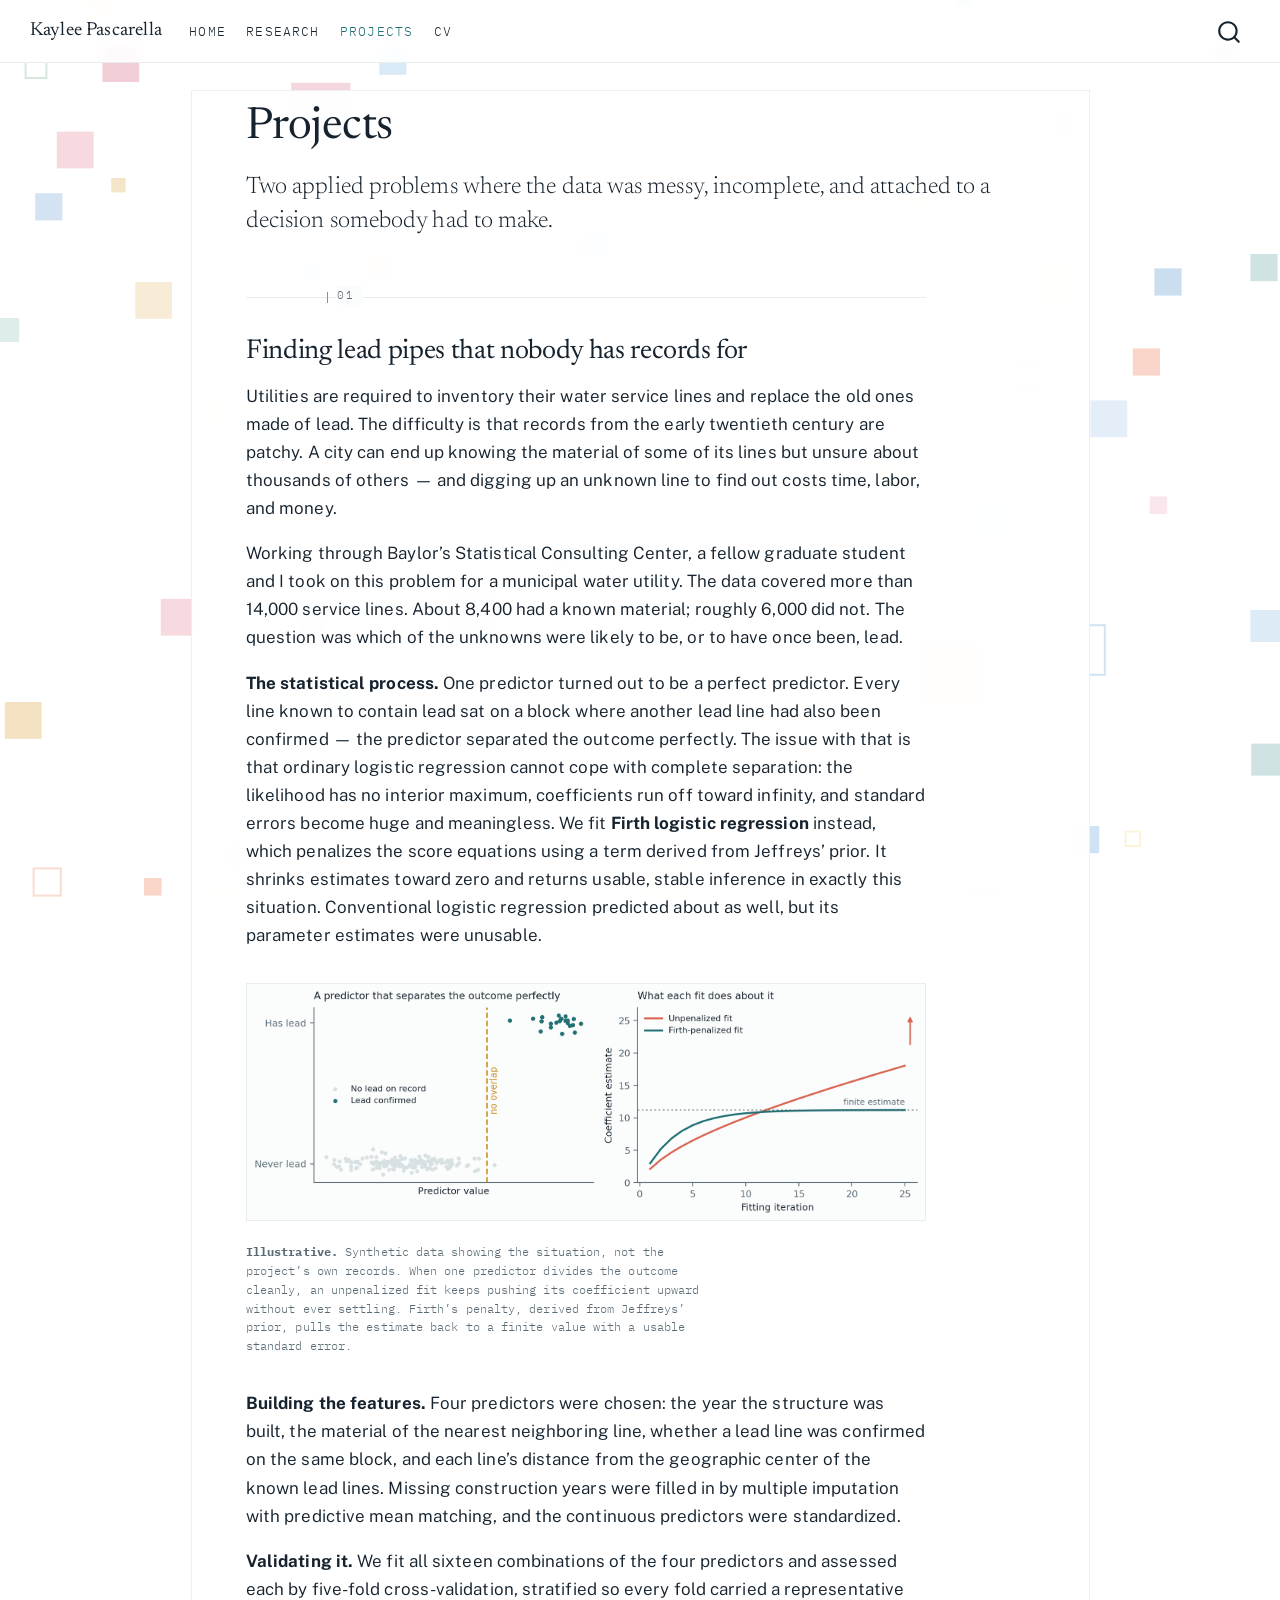
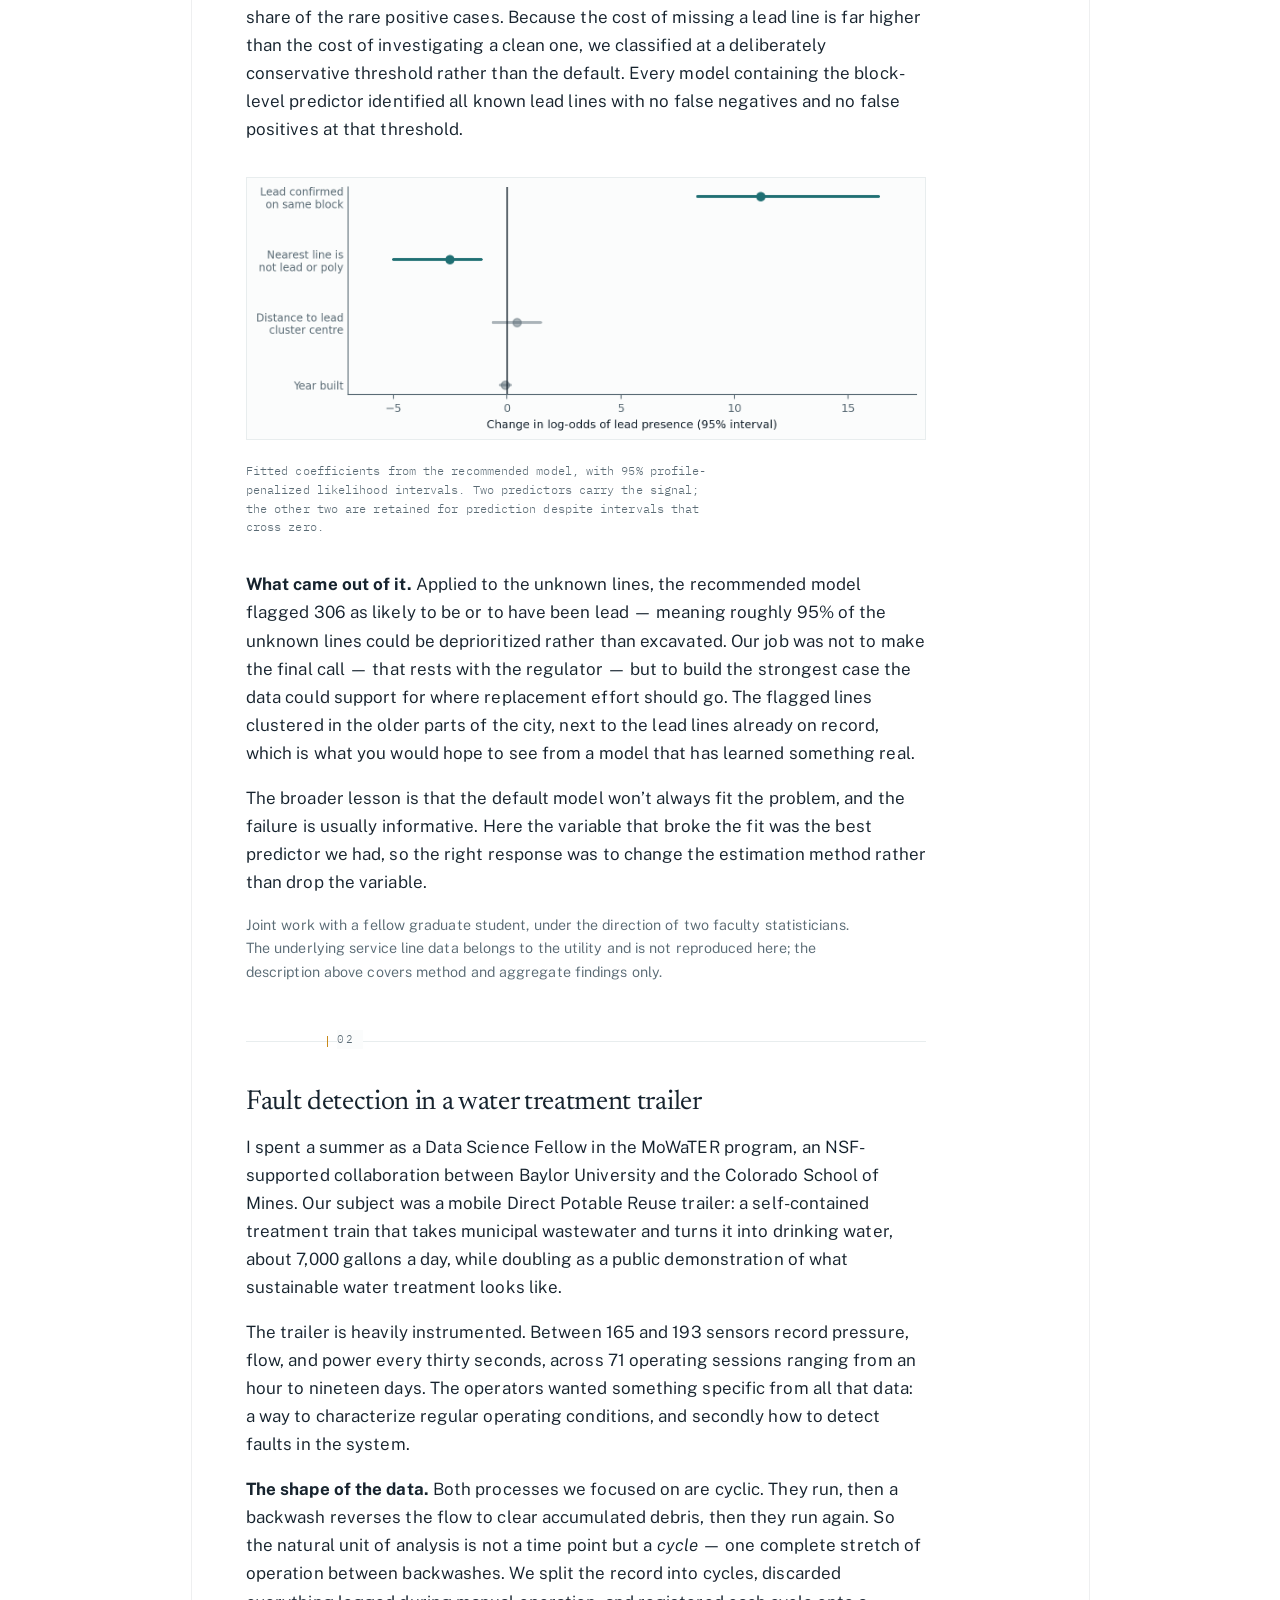
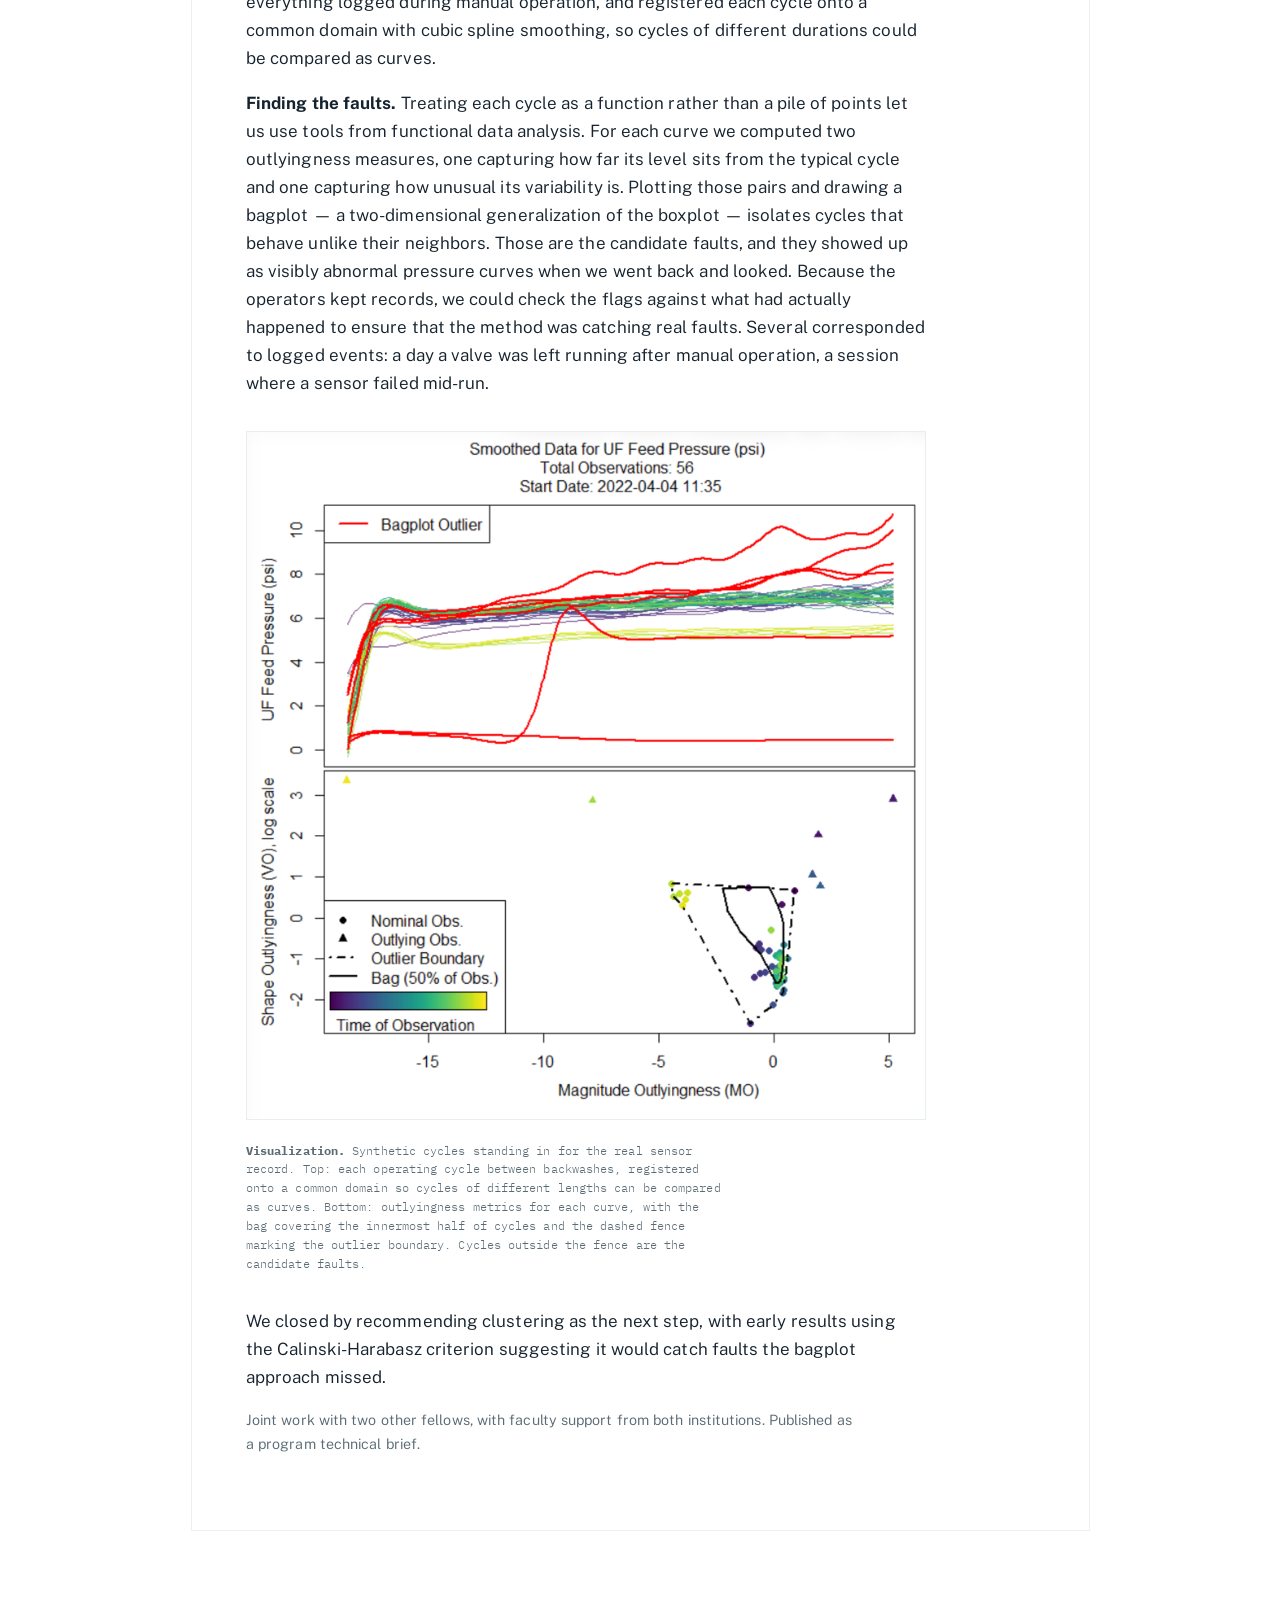
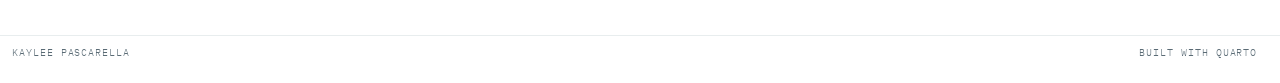
<file: docs/projects.html>
<!DOCTYPE html>
<html xmlns="http://www.w3.org/1999/xhtml" lang="en" xml:lang="en"><head>

<meta charset="utf-8">
<meta name="generator" content="quarto-1.9.36">

<meta name="viewport" content="width=device-width, initial-scale=1.0, user-scalable=yes">


<title>Projects — Kaylee Pascarella – Kaylee Pascarella</title>
<style>
/* Default styles provided by pandoc.
** See https://pandoc.org/MANUAL.html#variables-for-html for config info.
*/
code{white-space: pre-wrap;}
span.smallcaps{font-variant: small-caps;}
div.columns{display: flex; gap: min(4vw, 1.5em);}
div.column{flex: auto; overflow-x: auto;}
div.hanging-indent{margin-left: 1.5em; text-indent: -1.5em;}
ul.task-list{list-style: none;}
ul.task-list li input[type="checkbox"] {
  width: 0.8em;
  margin: 0 0.8em 0.2em -1em; /* quarto-specific, see https://github.com/quarto-dev/quarto-cli/issues/4556 */ 
  vertical-align: middle;
}
</style>


<script src="site_libs/quarto-nav/quarto-nav.js"></script>
<script src="site_libs/quarto-nav/headroom.min.js"></script>
<script src="site_libs/clipboard/clipboard.min.js"></script>
<script src="site_libs/quarto-search/autocomplete.umd.js"></script>
<script src="site_libs/quarto-search/fuse.min.js"></script>
<script src="site_libs/quarto-search/quarto-search.js"></script>
<meta name="quarto:offset" content="./">
<link href="./images/favicon.png" rel="icon" type="image/png">
<script src="site_libs/quarto-html/quarto.js" type="module"></script>
<script src="site_libs/quarto-html/tabsets/tabsets.js" type="module"></script>
<script src="site_libs/quarto-html/popper.min.js"></script>
<script src="site_libs/quarto-html/tippy.umd.min.js"></script>
<link href="site_libs/quarto-html/tippy.css" rel="stylesheet">
<link href="site_libs/quarto-html/quarto-syntax-highlighting-5be6f4ee4acc58c66ea8e837ffebb71b.css" rel="stylesheet" id="quarto-text-highlighting-styles">
<script src="site_libs/bootstrap/bootstrap.min.js"></script>
<link href="site_libs/bootstrap/bootstrap-icons.css" rel="stylesheet">
<link href="site_libs/bootstrap/bootstrap-27db5cd627725049e28d7e9b2892d287.min.css" rel="stylesheet" append-hash="true" id="quarto-bootstrap" data-mode="light">
<script id="quarto-search-options" type="application/json">{
  "location": "navbar",
  "copy-button": false,
  "collapse-after": 3,
  "panel-placement": "end",
  "type": "overlay",
  "limit": 50,
  "keyboard-shortcut": [
    "f",
    "/",
    "s"
  ],
  "show-item-context": false,
  "language": {
    "search-no-results-text": "No results",
    "search-matching-documents-text": "matching documents",
    "search-copy-link-title": "Copy link to search",
    "search-hide-matches-text": "Hide additional matches",
    "search-more-match-text": "more match in this document",
    "search-more-matches-text": "more matches in this document",
    "search-clear-button-title": "Clear",
    "search-text-placeholder": "",
    "search-detached-cancel-button-title": "Cancel",
    "search-submit-button-title": "Submit",
    "search-label": "Search"
  }
}</script>
<style>html{ scroll-behavior: smooth; }</style>
<link rel="preconnect" href="https://fonts.googleapis.com">
<link rel="preconnect" href="https://fonts.gstatic.com" crossorigin="">
<link href="https://fonts.googleapis.com/css2?family=Newsreader:ital,opsz,wght@0,6..72,300;0,6..72,400;0,6..72,500;1,6..72,300&amp;family=Public+Sans:ital,wght@0,300;0,400;0,500;0,600;1,400&amp;family=IBM+Plex+Mono:wght@400;500&amp;display=swap" rel="stylesheet">


</head>

<body class="nav-fixed fullcontent quarto-light">

<div id="quarto-search-results"></div>
  <header id="quarto-header" class="headroom fixed-top">
    <nav class="navbar navbar-expand-lg " data-bs-theme="dark">
      <div class="navbar-container container-fluid">
      <div class="navbar-brand-container mx-auto">
    <a class="navbar-brand" href="./index.html">
    <span class="navbar-title">Kaylee Pascarella</span>
    </a>
  </div>
            <div id="quarto-search" class="" title="Search"></div>
          <button class="navbar-toggler" type="button" data-bs-toggle="collapse" data-bs-target="#navbarCollapse" aria-controls="navbarCollapse" role="menu" aria-expanded="false" aria-label="Toggle navigation" onclick="if (window.quartoToggleHeadroom) { window.quartoToggleHeadroom(); }">
  <span class="navbar-toggler-icon"></span>
</button>
          <div class="collapse navbar-collapse" id="navbarCollapse">
            <ul class="navbar-nav navbar-nav-scroll me-auto">
  <li class="nav-item">
    <a class="nav-link" href="./index.html"> 
<span class="menu-text">Home</span></a>
  </li>  
  <li class="nav-item">
    <a class="nav-link" href="./research.html"> 
<span class="menu-text">Research</span></a>
  </li>  
  <li class="nav-item">
    <a class="nav-link active" href="./projects.html" aria-current="page"> 
<span class="menu-text">Projects</span></a>
  </li>  
  <li class="nav-item">
    <a class="nav-link" href="./cv.html"> 
<span class="menu-text">CV</span></a>
  </li>  
</ul>
          </div> <!-- /navcollapse -->
            <div class="quarto-navbar-tools">
</div>
      </div> <!-- /container-fluid -->
    </nav>
</header>
<!-- content -->
<div id="quarto-content" class="quarto-container page-columns page-rows-contents page-layout-article page-navbar">
<!-- sidebar -->
<!-- margin-sidebar -->
    
<!-- main -->
<main class="content" id="quarto-document-content">
<div class="bg-squares" aria-hidden="true">
<svg viewbox="0 0 1600 1150" xmlns="http://www.w3.org/2000/svg" preserveaspectratio="xMidYMid slice">
<rect x="32" y="84" width="26" height="26" fill="none" stroke="#BCDCC6" stroke-width="2.5" opacity="0.63"></rect>
<rect x="1298" y="338" width="54" height="54" fill="#EED2A0" opacity="0.54"></rect>
<rect x="1376" y="-12" width="46" height="46" fill="none" stroke="#CDC5E7" stroke-width="2.5" opacity="0.39"></rect>
<rect x="1416" y="448" width="34" height="34" fill="#F5B9A2" opacity="0.58"></rect>
<rect x="201" y="761" width="46" height="46" fill="#E9A9B8" opacity="0.43"></rect>
<rect x="805" y="1094" width="54" height="54" fill="#EED2A0" opacity="0.34"></rect>
<rect x="364" y="116" width="74" height="74" fill="#E9A9B8" opacity="0.48"></rect>
<rect x="1564" y="942" width="40" height="40" fill="#A2C8C9" opacity="0.53"></rect>
<rect x="1340" y="1045" width="34" height="34" fill="#B2D2ED" opacity="0.62"></rect>
<rect x="42" y="1098" width="34" height="34" fill="none" stroke="#F5B9A2" stroke-width="2.5" opacity="0.49"></rect>
<rect x="608" y="1005" width="40" height="40" fill="none" stroke="#A2C8C9" stroke-width="2.5" opacity="0.52"></rect>
<rect x="1097" y="590" width="30" height="30" fill="#EED2A0" opacity="0.35"></rect>
<rect x="1135" y="244" width="34" height="34" fill="#EED2A0" opacity="0.44"></rect>
<rect x="684" y="720" width="30" height="30" fill="none" stroke="#CDC5E7" stroke-width="2.5" opacity="0.54"></rect>
<rect x="247" y="262" width="30" height="30" fill="#BCDCC6" opacity="0.6"></rect>
<rect x="393" y="736" width="18" height="18" fill="#CDC5E7" opacity="0.35"></rect>
<rect x="761" y="921" width="62" height="62" fill="#CDC5E7" opacity="0.36"></rect>
<rect x="282" y="1069" width="26" height="26" fill="#CDC5E7" opacity="0.5"></rect>
<rect x="249" y="509" width="40" height="40" fill="#F6E1A0" opacity="0.48"></rect>
<rect x="318" y="527" width="40" height="40" fill="#9FC3E4" opacity="0.35"></rect>
<rect x="375" y="784" width="30" height="30" fill="#E9A9B8" opacity="0.57"></rect>
<rect x="409" y="879" width="30" height="30" fill="#A2C8C9" opacity="0.59"></rect>
<rect x="462" y="331" width="26" height="26" fill="#EED2A0" opacity="0.64"></rect>
<rect x="698" y="533" width="40" height="40" fill="#CDC5E7" opacity="0.61"></rect>
<rect x="378" y="341" width="22" height="22" fill="#9FC3E4" opacity="0.56"></rect>
<rect x="1319" y="794" width="62" height="62" fill="none" stroke="#B2D2ED" stroke-width="2.5" opacity="0.62"></rect>
<rect x="1252" y="564" width="26" height="26" fill="#CDC5E7" opacity="0.36"></rect>
<rect x="6" y="890" width="46" height="46" fill="#EED2A0" opacity="0.63"></rect>
<rect x="560" y="749" width="62" height="62" fill="#F5B9A2" opacity="0.51"></rect>
<rect x="169" y="365" width="46" height="46" fill="#EED2A0" opacity="0.43"></rect>
<rect x="128" y="69" width="46" height="46" fill="#E9A9B8" opacity="0.57"></rect>
<rect x="727" y="303" width="30" height="30" fill="#9FC3E4" opacity="0.61"></rect>
<rect x="71" y="177" width="46" height="46" fill="#E9A9B8" opacity="0.43"></rect>
<rect x="1363" y="513" width="46" height="46" fill="#B2D2ED" opacity="0.37"></rect>
<rect x="1407" y="1052" width="18" height="18" fill="none" stroke="#F6E1A0" stroke-width="2.5" opacity="0.39"></rect>
<rect x="1196" y="4" width="18" height="18" fill="#A2C8C9" opacity="0.55"></rect>
<rect x="1208" y="641" width="46" height="46" fill="#A2C8C9" opacity="0.35"></rect>
<rect x="113" y="3" width="30" height="30" fill="#F6E1A0" opacity="0.45"></rect>
<rect x="180" y="1110" width="22" height="22" fill="#F5B9A2" opacity="0.59"></rect>
<rect x="474" y="72" width="34" height="34" fill="#B2D2ED" opacity="0.48"></rect>
<rect x="1211" y="1126" width="34" height="34" fill="none" stroke="#F3C2D1" stroke-width="2.5" opacity="0.54"></rect>
<rect x="139" y="235" width="18" height="18" fill="#EED2A0" opacity="0.58"></rect>
<rect x="1150" y="818" width="74" height="74" fill="#EED2A0" opacity="0.63"></rect>
<rect x="889" y="1006" width="30" height="30" fill="none" stroke="#F5B9A2" stroke-width="2.5" opacity="0.4"></rect>
<rect x="1437" y="633" width="22" height="22" fill="#F3C2D1" opacity="0.39"></rect>
<rect x="1269" y="470" width="30" height="30" fill="none" stroke="#F3C2D1" stroke-width="2.5" opacity="0.43"></rect>
<rect x="-6" y="410" width="30" height="30" fill="#A2C8C9" opacity="0.35"></rect>
<rect x="1318" y="156" width="22" height="22" fill="#F5B9A2" opacity="0.52"></rect>
<rect x="263" y="1121" width="34" height="34" fill="#F6E1A0" opacity="0.55"></rect>
<rect x="1563" y="330" width="34" height="34" fill="#A2C8C9" opacity="0.51"></rect>
<rect x="1520" y="69" width="22" height="22" fill="#CDC5E7" opacity="0.49"></rect>
<rect x="44" y="254" width="34" height="34" fill="#9FC3E4" opacity="0.46"></rect>
<rect x="1443" y="348" width="34" height="34" fill="#9FC3E4" opacity="0.55"></rect>
<rect x="1563" y="775" width="40" height="40" fill="#B2D2ED" opacity="0.44"></rect>
</svg>
</div>

<header id="title-block-header" class="quarto-title-block default">
<div class="quarto-title">
<h1 class="title">Projects</h1>
</div>



<div class="quarto-title-meta">

    
  
    
  </div>
  


</header>


<div class="lede">
<p>Two applied problems where the data was messy, incomplete, and attached to a decision somebody had to make.</p>
</div>
<div class="threshold" data-label="01">

</div>
<section id="finding-lead-pipes-that-nobody-has-records-for" class="level2">
<h2 data-anchor-id="finding-lead-pipes-that-nobody-has-records-for">Finding lead pipes that nobody has records for</h2>
<p>Utilities are required to inventory their water service lines and replace the old ones made of lead. The difficulty is that records from the early twentieth century are patchy. A city can end up knowing the material of some of its lines but unsure about thousands of others — and digging up an unknown line to find out costs time, labor, and money.</p>
<p>Working through Baylor’s Statistical Consulting Center, a fellow graduate student and I took on this problem for a municipal water utility. The data covered more than 14,000 service lines. About 8,400 had a known material; roughly 6,000 did not. The question was which of the unknowns were likely to be, or to have once been, lead.</p>
<p><strong>The statistical process.</strong> One predictor turned out to be a perfect predictor. Every line known to contain lead sat on a block where another lead line had also been confirmed — the predictor separated the outcome perfectly. The issue with that is that ordinary logistic regression cannot cope with complete separation: the likelihood has no interior maximum, coefficients run off toward infinity, and standard errors become huge and meaningless. We fit <strong>Firth logistic regression</strong> instead, which penalizes the score equations using a term derived from Jeffreys’ prior. It shrinks estimates toward zero and returns usable, stable inference in exactly this situation. Conventional logistic regression predicted about as well, but its parameter estimates were unusable.</p>
<div class="quarto-figure quarto-figure-center">
<figure class="figure">
<p><img src="images/firth-separation.png" class="img-fluid figure-img" alt="Left panel showing perfectly separated outcome classes, right panel showing a diverging unpenalized coefficient against a converging Firth estimate"></p>
<figcaption><strong>Illustrative.</strong> Synthetic data showing the situation, not the project’s own records. When one predictor divides the outcome cleanly, an unpenalized fit keeps pushing its coefficient upward without ever settling. Firth’s penalty, derived from Jeffreys’ prior, pulls the estimate back to a finite value with a usable standard error.</figcaption>
</figure>
</div>
<p><strong>Building the features.</strong> Four predictors were chosen: the year the structure was built, the material of the nearest neighboring line, whether a lead line was confirmed on the same block, and each line’s distance from the geographic center of the known lead lines. Missing construction years were filled in by multiple imputation with predictive mean matching, and the continuous predictors were standardized.</p>
<p><strong>Validating it.</strong> We fit all sixteen combinations of the four predictors and assessed each by five-fold cross-validation, stratified so every fold carried a representative share of the rare positive cases. Because the cost of missing a lead line is far higher than the cost of investigating a clean one, we classified at a deliberately conservative threshold rather than the default. Every model containing the block-level predictor identified all known lead lines with no false negatives and no false positives at that threshold.</p>
<div class="quarto-figure quarto-figure-center">
<figure class="figure">
<p><img src="images/lead-coefficients.png" class="img-fluid figure-img" alt="Coefficient plot with intervals for the four model predictors"></p>
<figcaption>Fitted coefficients from the recommended model, with 95% profile-penalized likelihood intervals. Two predictors carry the signal; the other two are retained for prediction despite intervals that cross zero.</figcaption>
</figure>
</div>
<p><strong>What came out of it.</strong> Applied to the unknown lines, the recommended model flagged 306 as likely to be or to have been lead — meaning roughly 95% of the unknown lines could be deprioritized rather than excavated. Our job was not to make the final call — that rests with the regulator — but to build the strongest case the data could support for where replacement effort should go. The flagged lines clustered in the older parts of the city, next to the lead lines already on record, which is what you would hope to see from a model that has learned something real.</p>
<p>The broader lesson is that the default model won’t always fit the problem, and the failure is usually informative. Here the variable that broke the fit was the best predictor we had, so the right response was to change the estimation method rather than drop the variable.</p>
<div class="smallprint">
<p>Joint work with a fellow graduate student, under the direction of two faculty statisticians. The underlying service line data belongs to the utility and is not reproduced here; the description above covers method and aggregate findings only.</p>
</div>
<div class="threshold" data-label="02">

</div>
</section>
<section id="fault-detection-in-a-water-treatment-trailer" class="level2">
<h2 data-anchor-id="fault-detection-in-a-water-treatment-trailer">Fault detection in a water treatment trailer</h2>
<p>I spent a summer as a Data Science Fellow in the MoWaTER program, an NSF-supported collaboration between Baylor University and the Colorado School of Mines. Our subject was a mobile Direct Potable Reuse trailer: a self-contained treatment train that takes municipal wastewater and turns it into drinking water, about 7,000 gallons a day, while doubling as a public demonstration of what sustainable water treatment looks like.</p>
<p>The trailer is heavily instrumented. Between 165 and 193 sensors record pressure, flow, and power every thirty seconds, across 71 operating sessions ranging from an hour to nineteen days. The operators wanted something specific from all that data: a way to characterize regular operating conditions, and secondly how to detect faults in the system.</p>
<p><strong>The shape of the data.</strong> Both processes we focused on are cyclic. They run, then a backwash reverses the flow to clear accumulated debris, then they run again. So the natural unit of analysis is not a time point but a <em>cycle</em> — one complete stretch of operation between backwashes. We split the record into cycles, discarded everything logged during manual operation, and registered each cycle onto a common domain with cubic spline smoothing, so cycles of different durations could be compared as curves.</p>
<p><strong>Finding the faults.</strong> Treating each cycle as a function rather than a pile of points let us use tools from functional data analysis. For each curve we computed two outlyingness measures, one capturing how far its level sits from the typical cycle and one capturing how unusual its variability is. Plotting those pairs and drawing a bagplot — a two-dimensional generalization of the boxplot — isolates cycles that behave unlike their neighbors. Those are the candidate faults, and they showed up as visibly abnormal pressure curves when we went back and looked. Because the operators kept records, we could check the flags against what had actually happened to ensure that the method was catching real faults. Several corresponded to logged events: a day a valve was left running after manual operation, a session where a sensor failed mid-run.</p>
<div class="quarto-figure quarto-figure-center">
<figure class="figure">
<p><img src="images/bagplot_MO_plot.png" class="img-fluid figure-img" alt="Top panel of overlaid pressure curves with outliers highlighted, bottom panel bagplot of magnitude against variance outlyingness"></p>
<figcaption><strong>Visualization.</strong> Synthetic cycles standing in for the real sensor record. Top: each operating cycle between backwashes, registered onto a common domain so cycles of different lengths can be compared as curves. Bottom: outlyingness metrics for each curve, with the bag covering the innermost half of cycles and the dashed fence marking the outlier boundary. Cycles outside the fence are the candidate faults.</figcaption>
</figure>
</div>
<p>We closed by recommending clustering as the next step, with early results using the Calinski-Harabasz criterion suggesting it would catch faults the bagplot approach missed.</p>
<div class="smallprint">
<p>Joint work with two other fellows, with faculty support from both institutions. Published as a program technical brief.</p>
</div>


</section>

</main> <!-- /main -->
<script id="quarto-html-after-body" type="application/javascript">
  window.document.addEventListener("DOMContentLoaded", function (event) {
    const isCodeAnnotation = (el) => {
      for (const clz of el.classList) {
        if (clz.startsWith('code-annotation-')) {                     
          return true;
        }
      }
      return false;
    }
    const onCopySuccess = function(e) {
      // button target
      const button = e.trigger;
      // don't keep focus
      button.blur();
      // flash "checked"
      button.classList.add('code-copy-button-checked');
      var currentTitle = button.getAttribute("title");
      button.setAttribute("title", "Copied!");
      let tooltip;
      if (window.bootstrap) {
        button.setAttribute("data-bs-toggle", "tooltip");
        button.setAttribute("data-bs-placement", "left");
        button.setAttribute("data-bs-title", "Copied!");
        tooltip = new bootstrap.Tooltip(button, 
          { trigger: "manual", 
            customClass: "code-copy-button-tooltip",
            offset: [0, -8]});
        tooltip.show();    
      }
      setTimeout(function() {
        if (tooltip) {
          tooltip.hide();
          button.removeAttribute("data-bs-title");
          button.removeAttribute("data-bs-toggle");
          button.removeAttribute("data-bs-placement");
        }
        button.setAttribute("title", currentTitle);
        button.classList.remove('code-copy-button-checked');
      }, 1000);
      // clear code selection
      e.clearSelection();
    }
    const getTextToCopy = function(trigger) {
      const outerScaffold = trigger.parentElement.cloneNode(true);
      const codeEl = outerScaffold.querySelector('code');
      for (const childEl of codeEl.children) {
        if (isCodeAnnotation(childEl)) {
          childEl.remove();
        }
      }
      return codeEl.innerText;
    }
    const clipboard = new window.ClipboardJS('.code-copy-button:not([data-in-quarto-modal])', {
      text: getTextToCopy
    });
    clipboard.on('success', onCopySuccess);
    if (window.document.getElementById('quarto-embedded-source-code-modal')) {
      const clipboardModal = new window.ClipboardJS('.code-copy-button[data-in-quarto-modal]', {
        text: getTextToCopy,
        container: window.document.getElementById('quarto-embedded-source-code-modal')
      });
      clipboardModal.on('success', onCopySuccess);
    }
      var localhostRegex = new RegExp(/^(?:http|https):\/\/localhost\:?[0-9]*\//);
      var mailtoRegex = new RegExp(/^mailto:/);
        var filterRegex = new RegExp('/' + window.location.host + '/');
      var isInternal = (href) => {
          return filterRegex.test(href) || localhostRegex.test(href) || mailtoRegex.test(href);
      }
      // Inspect non-navigation links and adorn them if external
     var links = window.document.querySelectorAll('a[href]:not(.nav-link):not(.navbar-brand):not(.toc-action):not(.sidebar-link):not(.sidebar-item-toggle):not(.pagination-link):not(.no-external):not([aria-hidden]):not(.dropdown-item):not(.quarto-navigation-tool):not(.about-link)');
      for (var i=0; i<links.length; i++) {
        const link = links[i];
        if (!isInternal(link.href)) {
          // undo the damage that might have been done by quarto-nav.js in the case of
          // links that we want to consider external
          if (link.dataset.originalHref !== undefined) {
            link.href = link.dataset.originalHref;
          }
            // target, if specified
            link.setAttribute("target", "_blank");
            if (link.getAttribute("rel") === null) {
              link.setAttribute("rel", "noopener");
            }
        }
      }
    function tippyHover(el, contentFn, onTriggerFn, onUntriggerFn) {
      const config = {
        allowHTML: true,
        maxWidth: 500,
        delay: 100,
        arrow: false,
        appendTo: function(el) {
            return el.parentElement;
        },
        interactive: true,
        interactiveBorder: 10,
        theme: 'quarto',
        placement: 'bottom-start',
      };
      if (contentFn) {
        config.content = contentFn;
      }
      if (onTriggerFn) {
        config.onTrigger = onTriggerFn;
      }
      if (onUntriggerFn) {
        config.onUntrigger = onUntriggerFn;
      }
      window.tippy(el, config); 
    }
    const noterefs = window.document.querySelectorAll('a[role="doc-noteref"]');
    for (var i=0; i<noterefs.length; i++) {
      const ref = noterefs[i];
      tippyHover(ref, function() {
        // use id or data attribute instead here
        let href = ref.getAttribute('data-footnote-href') || ref.getAttribute('href');
        try { href = new URL(href).hash; } catch {}
        const id = href.replace(/^#\/?/, "");
        const note = window.document.getElementById(id);
        if (note) {
          return note.innerHTML;
        } else {
          return "";
        }
      });
    }
    const xrefs = window.document.querySelectorAll('a.quarto-xref');
    const processXRef = (id, note) => {
      // Strip column container classes
      const stripColumnClz = (el) => {
        el.classList.remove("page-full", "page-columns");
        if (el.children) {
          for (const child of el.children) {
            stripColumnClz(child);
          }
        }
      }
      stripColumnClz(note)
      if (id === null || id.startsWith('sec-')) {
        // Special case sections, only their first couple elements
        const container = document.createElement("div");
        if (note.children && note.children.length > 2) {
          container.appendChild(note.children[0].cloneNode(true));
          for (let i = 1; i < note.children.length; i++) {
            const child = note.children[i];
            if (child.tagName === "P" && child.innerText === "") {
              continue;
            } else {
              container.appendChild(child.cloneNode(true));
              break;
            }
          }
          if (window.Quarto?.typesetMath) {
            window.Quarto.typesetMath(container);
          }
          return container.innerHTML
        } else {
          if (window.Quarto?.typesetMath) {
            window.Quarto.typesetMath(note);
          }
          return note.innerHTML;
        }
      } else {
        // Remove any anchor links if they are present
        const anchorLink = note.querySelector('a.anchorjs-link');
        if (anchorLink) {
          anchorLink.remove();
        }
        if (window.Quarto?.typesetMath) {
          window.Quarto.typesetMath(note);
        }
        if (note.classList.contains("callout")) {
          return note.outerHTML;
        } else {
          return note.innerHTML;
        }
      }
    }
    for (var i=0; i<xrefs.length; i++) {
      const xref = xrefs[i];
      tippyHover(xref, undefined, function(instance) {
        instance.disable();
        let url = xref.getAttribute('href');
        let hash = undefined; 
        if (url.startsWith('#')) {
          hash = url;
        } else {
          try { hash = new URL(url).hash; } catch {}
        }
        if (hash) {
          const id = hash.replace(/^#\/?/, "");
          const note = window.document.getElementById(id);
          if (note !== null) {
            try {
              const html = processXRef(id, note.cloneNode(true));
              instance.setContent(html);
            } finally {
              instance.enable();
              instance.show();
            }
          } else {
            // See if we can fetch this
            fetch(url.split('#')[0])
            .then(res => res.text())
            .then(html => {
              const parser = new DOMParser();
              const htmlDoc = parser.parseFromString(html, "text/html");
              const note = htmlDoc.getElementById(id);
              if (note !== null) {
                const html = processXRef(id, note);
                instance.setContent(html);
              } 
            }).finally(() => {
              instance.enable();
              instance.show();
            });
          }
        } else {
          // See if we can fetch a full url (with no hash to target)
          // This is a special case and we should probably do some content thinning / targeting
          fetch(url)
          .then(res => res.text())
          .then(html => {
            const parser = new DOMParser();
            const htmlDoc = parser.parseFromString(html, "text/html");
            const note = htmlDoc.querySelector('main.content');
            if (note !== null) {
              // This should only happen for chapter cross references
              // (since there is no id in the URL)
              // remove the first header
              if (note.children.length > 0 && note.children[0].tagName === "HEADER") {
                note.children[0].remove();
              }
              const html = processXRef(null, note);
              instance.setContent(html);
            } 
          }).finally(() => {
            instance.enable();
            instance.show();
          });
        }
      }, function(instance) {
      });
    }
        let selectedAnnoteEl;
        const selectorForAnnotation = ( cell, annotation) => {
          let cellAttr = 'data-code-cell="' + cell + '"';
          let lineAttr = 'data-code-annotation="' +  annotation + '"';
          const selector = 'span[' + cellAttr + '][' + lineAttr + ']';
          return selector;
        }
        const selectCodeLines = (annoteEl) => {
          const doc = window.document;
          const targetCell = annoteEl.getAttribute("data-target-cell");
          const targetAnnotation = annoteEl.getAttribute("data-target-annotation");
          const annoteSpan = window.document.querySelector(selectorForAnnotation(targetCell, targetAnnotation));
          const lines = annoteSpan.getAttribute("data-code-lines").split(",");
          const lineIds = lines.map((line) => {
            return targetCell + "-" + line;
          })
          let top = null;
          let height = null;
          let parent = null;
          if (lineIds.length > 0) {
              //compute the position of the single el (top and bottom and make a div)
              const el = window.document.getElementById(lineIds[0]);
              top = el.offsetTop;
              height = el.offsetHeight;
              parent = el.parentElement.parentElement;
            if (lineIds.length > 1) {
              const lastEl = window.document.getElementById(lineIds[lineIds.length - 1]);
              const bottom = lastEl.offsetTop + lastEl.offsetHeight;
              height = bottom - top;
            }
            if (top !== null && height !== null && parent !== null) {
              // cook up a div (if necessary) and position it 
              let div = window.document.getElementById("code-annotation-line-highlight");
              if (div === null) {
                div = window.document.createElement("div");
                div.setAttribute("id", "code-annotation-line-highlight");
                div.style.position = 'absolute';
                parent.appendChild(div);
              }
              div.style.top = top - 2 + "px";
              div.style.height = height + 4 + "px";
              div.style.left = 0;
              let gutterDiv = window.document.getElementById("code-annotation-line-highlight-gutter");
              if (gutterDiv === null) {
                gutterDiv = window.document.createElement("div");
                gutterDiv.setAttribute("id", "code-annotation-line-highlight-gutter");
                gutterDiv.style.position = 'absolute';
                const codeCell = window.document.getElementById(targetCell);
                const gutter = codeCell.querySelector('.code-annotation-gutter');
                gutter.appendChild(gutterDiv);
              }
              gutterDiv.style.top = top - 2 + "px";
              gutterDiv.style.height = height + 4 + "px";
            }
            selectedAnnoteEl = annoteEl;
          }
        };
        const unselectCodeLines = () => {
          const elementsIds = ["code-annotation-line-highlight", "code-annotation-line-highlight-gutter"];
          elementsIds.forEach((elId) => {
            const div = window.document.getElementById(elId);
            if (div) {
              div.remove();
            }
          });
          selectedAnnoteEl = undefined;
        };
          // Handle positioning of the toggle
      window.addEventListener(
        "resize",
        throttle(() => {
          elRect = undefined;
          if (selectedAnnoteEl) {
            selectCodeLines(selectedAnnoteEl);
          }
        }, 10)
      );
      function throttle(fn, ms) {
      let throttle = false;
      let timer;
        return (...args) => {
          if(!throttle) { // first call gets through
              fn.apply(this, args);
              throttle = true;
          } else { // all the others get throttled
              if(timer) clearTimeout(timer); // cancel #2
              timer = setTimeout(() => {
                fn.apply(this, args);
                timer = throttle = false;
              }, ms);
          }
        };
      }
        // Attach click handler to the DT
        const annoteDls = window.document.querySelectorAll('dt[data-target-cell]');
        for (const annoteDlNode of annoteDls) {
          annoteDlNode.addEventListener('click', (event) => {
            const clickedEl = event.target;
            if (clickedEl !== selectedAnnoteEl) {
              unselectCodeLines();
              const activeEl = window.document.querySelector('dt[data-target-cell].code-annotation-active');
              if (activeEl) {
                activeEl.classList.remove('code-annotation-active');
              }
              selectCodeLines(clickedEl);
              clickedEl.classList.add('code-annotation-active');
            } else {
              // Unselect the line
              unselectCodeLines();
              clickedEl.classList.remove('code-annotation-active');
            }
          });
        }
    const findCites = (el) => {
      const parentEl = el.parentElement;
      if (parentEl) {
        const cites = parentEl.dataset.cites;
        if (cites) {
          return {
            el,
            cites: cites.split(' ')
          };
        } else {
          return findCites(el.parentElement)
        }
      } else {
        return undefined;
      }
    };
    var bibliorefs = window.document.querySelectorAll('a[role="doc-biblioref"]');
    for (var i=0; i<bibliorefs.length; i++) {
      const ref = bibliorefs[i];
      const citeInfo = findCites(ref);
      if (citeInfo) {
        tippyHover(citeInfo.el, function() {
          var popup = window.document.createElement('div');
          citeInfo.cites.forEach(function(cite) {
            var citeDiv = window.document.createElement('div');
            citeDiv.classList.add('hanging-indent');
            citeDiv.classList.add('csl-entry');
            var biblioDiv = window.document.getElementById('ref-' + cite);
            if (biblioDiv) {
              citeDiv.innerHTML = biblioDiv.innerHTML;
            }
            popup.appendChild(citeDiv);
          });
          return popup.innerHTML;
        });
      }
    }
  });
  </script>
</div> <!-- /content -->
<footer class="footer">
  <div class="nav-footer">
    <div class="nav-footer-left">
<p>Kaylee Pascarella</p>
</div>   
    <div class="nav-footer-center">
      &nbsp;
    </div>
    <div class="nav-footer-right">
<p>Built with Quarto</p>
</div>
  </div>
</footer>




<script src="site_libs/quarto-html/zenscroll-min.js"></script>
</body></html>
</file>
<file: docs/site_libs/quarto-html/tippy.css>
.tippy-box[data-animation=fade][data-state=hidden]{opacity:0}[data-tippy-root]{max-width:calc(100vw - 10px)}.tippy-box{position:relative;background-color:#333;color:#fff;border-radius:4px;font-size:14px;line-height:1.4;white-space:normal;outline:0;transition-property:transform,visibility,opacity}.tippy-box[data-placement^=top]>.tippy-arrow{bottom:0}.tippy-box[data-placement^=top]>.tippy-arrow:before{bottom:-7px;left:0;border-width:8px 8px 0;border-top-color:initial;transform-origin:center top}.tippy-box[data-placement^=bottom]>.tippy-arrow{top:0}.tippy-box[data-placement^=bottom]>.tippy-arrow:before{top:-7px;left:0;border-width:0 8px 8px;border-bottom-color:initial;transform-origin:center bottom}.tippy-box[data-placement^=left]>.tippy-arrow{right:0}.tippy-box[data-placement^=left]>.tippy-arrow:before{border-width:8px 0 8px 8px;border-left-color:initial;right:-7px;transform-origin:center left}.tippy-box[data-placement^=right]>.tippy-arrow{left:0}.tippy-box[data-placement^=right]>.tippy-arrow:before{left:-7px;border-width:8px 8px 8px 0;border-right-color:initial;transform-origin:center right}.tippy-box[data-inertia][data-state=visible]{transition-timing-function:cubic-bezier(.54,1.5,.38,1.11)}.tippy-arrow{width:16px;height:16px;color:#333}.tippy-arrow:before{content:"";position:absolute;border-color:transparent;border-style:solid}.tippy-content{position:relative;padding:5px 9px;z-index:1}
</file>
<file: docs/site_libs/quarto-html/quarto-syntax-highlighting-5be6f4ee4acc58c66ea8e837ffebb71b.css>
/* quarto syntax highlight colors */
:root {
  --quarto-hl-ot-color: #003B4F;
  --quarto-hl-at-color: #657422;
  --quarto-hl-ss-color: #20794D;
  --quarto-hl-an-color: #5E5E5E;
  --quarto-hl-fu-color: #4758AB;
  --quarto-hl-st-color: #20794D;
  --quarto-hl-cf-color: #003B4F;
  --quarto-hl-op-color: #5E5E5E;
  --quarto-hl-er-color: #AD0000;
  --quarto-hl-bn-color: #AD0000;
  --quarto-hl-al-color: #AD0000;
  --quarto-hl-va-color: #111111;
  --quarto-hl-bu-color: inherit;
  --quarto-hl-ex-color: inherit;
  --quarto-hl-pp-color: #AD0000;
  --quarto-hl-in-color: #5E5E5E;
  --quarto-hl-vs-color: #20794D;
  --quarto-hl-wa-color: #5E5E5E;
  --quarto-hl-do-color: #5E5E5E;
  --quarto-hl-im-color: #00769E;
  --quarto-hl-ch-color: #20794D;
  --quarto-hl-dt-color: #AD0000;
  --quarto-hl-fl-color: #AD0000;
  --quarto-hl-co-color: #5E5E5E;
  --quarto-hl-cv-color: #5E5E5E;
  --quarto-hl-cn-color: #8f5902;
  --quarto-hl-sc-color: #5E5E5E;
  --quarto-hl-dv-color: #AD0000;
  --quarto-hl-kw-color: #003B4F;
}

/* other quarto variables */
:root {
  --quarto-font-monospace: "IBM Plex Mono", ui-monospace, SFMono-Regular, monospace;
}

/* syntax highlight based on Pandoc's rules */
pre > code.sourceCode > span {
  color: #003B4F;
}

code.sourceCode > span {
  color: #003B4F;
}

div.sourceCode,
div.sourceCode pre.sourceCode {
  color: #003B4F;
}

/* Normal */
code span {
  color: #003B4F;
}

/* Alert */
code span.al {
  color: #AD0000;
  font-style: inherit;
}

/* Annotation */
code span.an {
  color: #5E5E5E;
  font-style: inherit;
}

/* Attribute */
code span.at {
  color: #657422;
  font-style: inherit;
}

/* BaseN */
code span.bn {
  color: #AD0000;
  font-style: inherit;
}

/* BuiltIn */
code span.bu {
  font-style: inherit;
}

/* ControlFlow */
code span.cf {
  color: #003B4F;
  font-weight: bold;
  font-style: inherit;
}

/* Char */
code span.ch {
  color: #20794D;
  font-style: inherit;
}

/* Constant */
code span.cn {
  color: #8f5902;
  font-style: inherit;
}

/* Comment */
code span.co {
  color: #5E5E5E;
  font-style: inherit;
}

/* CommentVar */
code span.cv {
  color: #5E5E5E;
  font-style: italic;
}

/* Documentation */
code span.do {
  color: #5E5E5E;
  font-style: italic;
}

/* DataType */
code span.dt {
  color: #AD0000;
  font-style: inherit;
}

/* DecVal */
code span.dv {
  color: #AD0000;
  font-style: inherit;
}

/* Error */
code span.er {
  color: #AD0000;
  font-style: inherit;
}

/* Extension */
code span.ex {
  font-style: inherit;
}

/* Float */
code span.fl {
  color: #AD0000;
  font-style: inherit;
}

/* Function */
code span.fu {
  color: #4758AB;
  font-style: inherit;
}

/* Import */
code span.im {
  color: #00769E;
  font-style: inherit;
}

/* Information */
code span.in {
  color: #5E5E5E;
  font-style: inherit;
}

/* Keyword */
code span.kw {
  color: #003B4F;
  font-weight: bold;
  font-style: inherit;
}

/* Operator */
code span.op {
  color: #5E5E5E;
  font-style: inherit;
}

/* Other */
code span.ot {
  color: #003B4F;
  font-style: inherit;
}

/* Preprocessor */
code span.pp {
  color: #AD0000;
  font-style: inherit;
}

/* SpecialChar */
code span.sc {
  color: #5E5E5E;
  font-style: inherit;
}

/* SpecialString */
code span.ss {
  color: #20794D;
  font-style: inherit;
}

/* String */
code span.st {
  color: #20794D;
  font-style: inherit;
}

/* Variable */
code span.va {
  color: #111111;
  font-style: inherit;
}

/* VerbatimString */
code span.vs {
  color: #20794D;
  font-style: inherit;
}

/* Warning */
code span.wa {
  color: #5E5E5E;
  font-style: italic;
}

.prevent-inlining {
  content: "</";
}

/*# sourceMappingURL=e6877c711044019a32100629229919d8.css.map */
</file>
